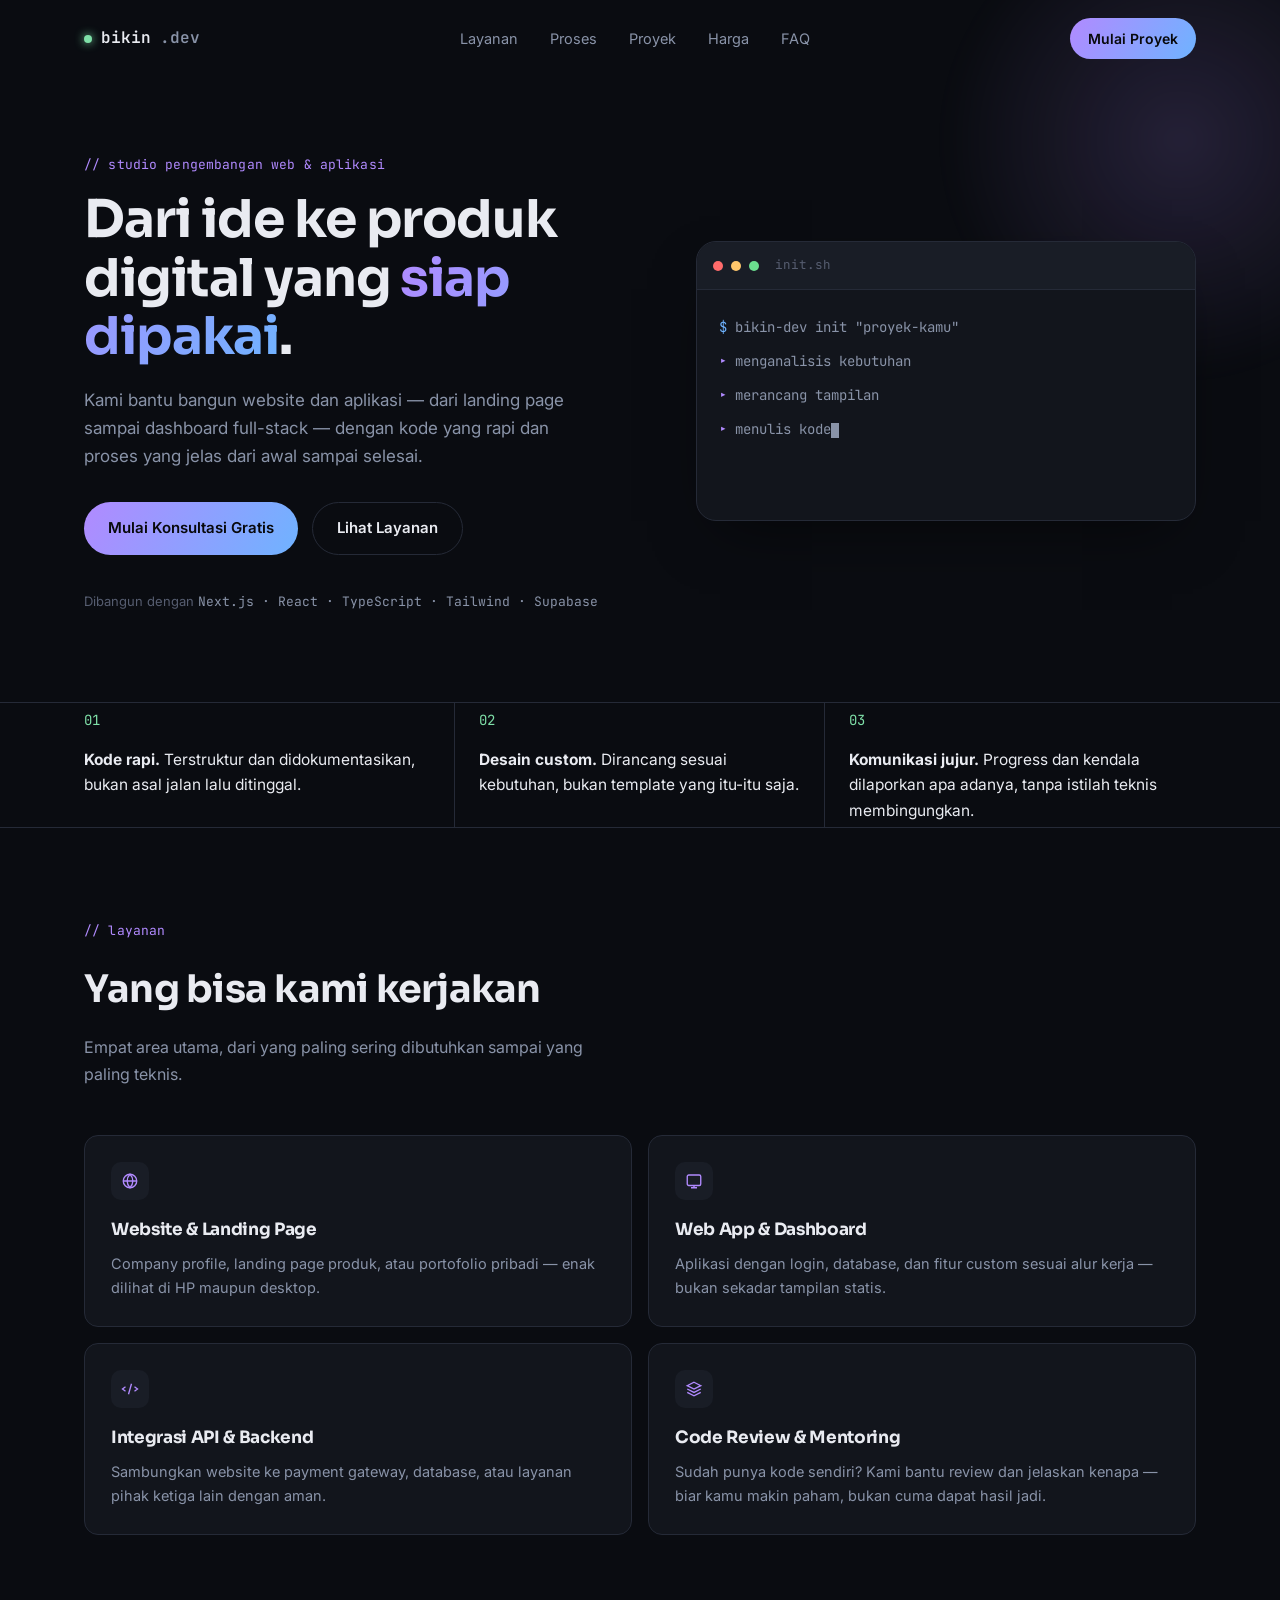
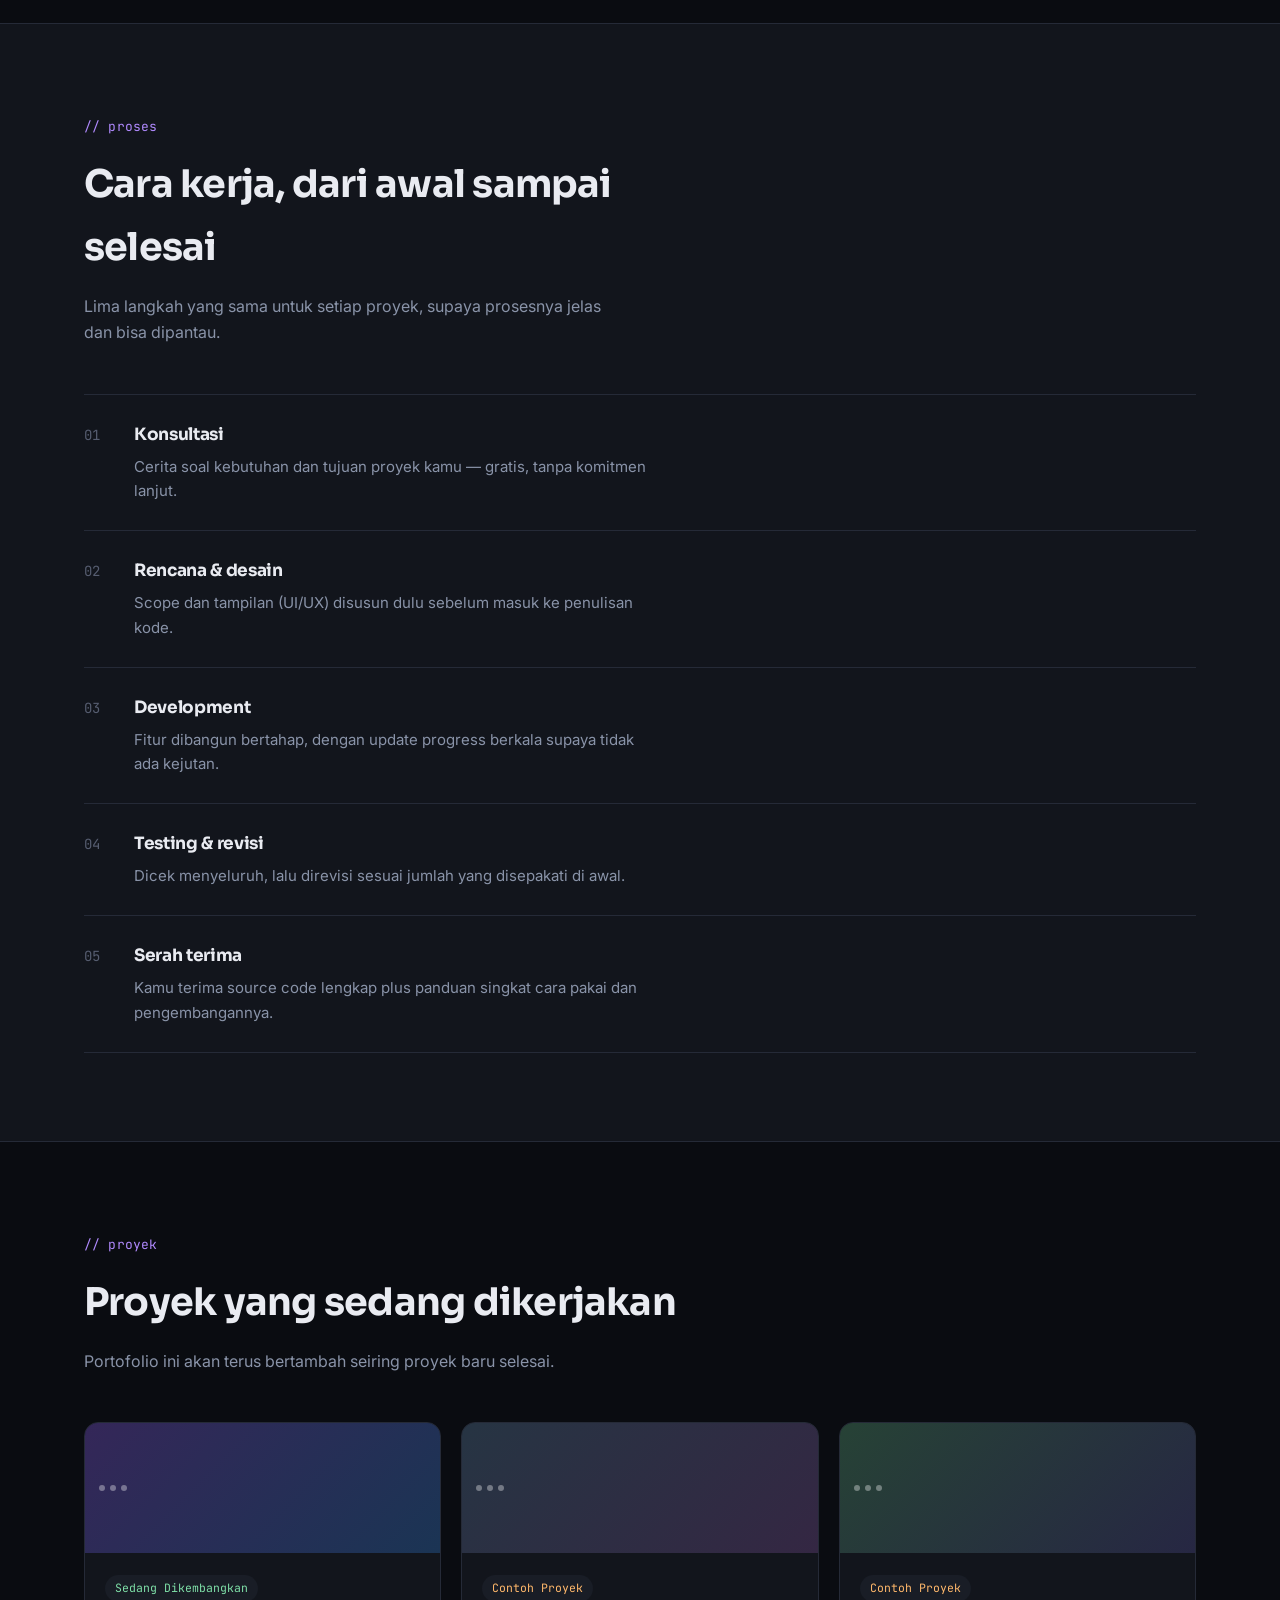
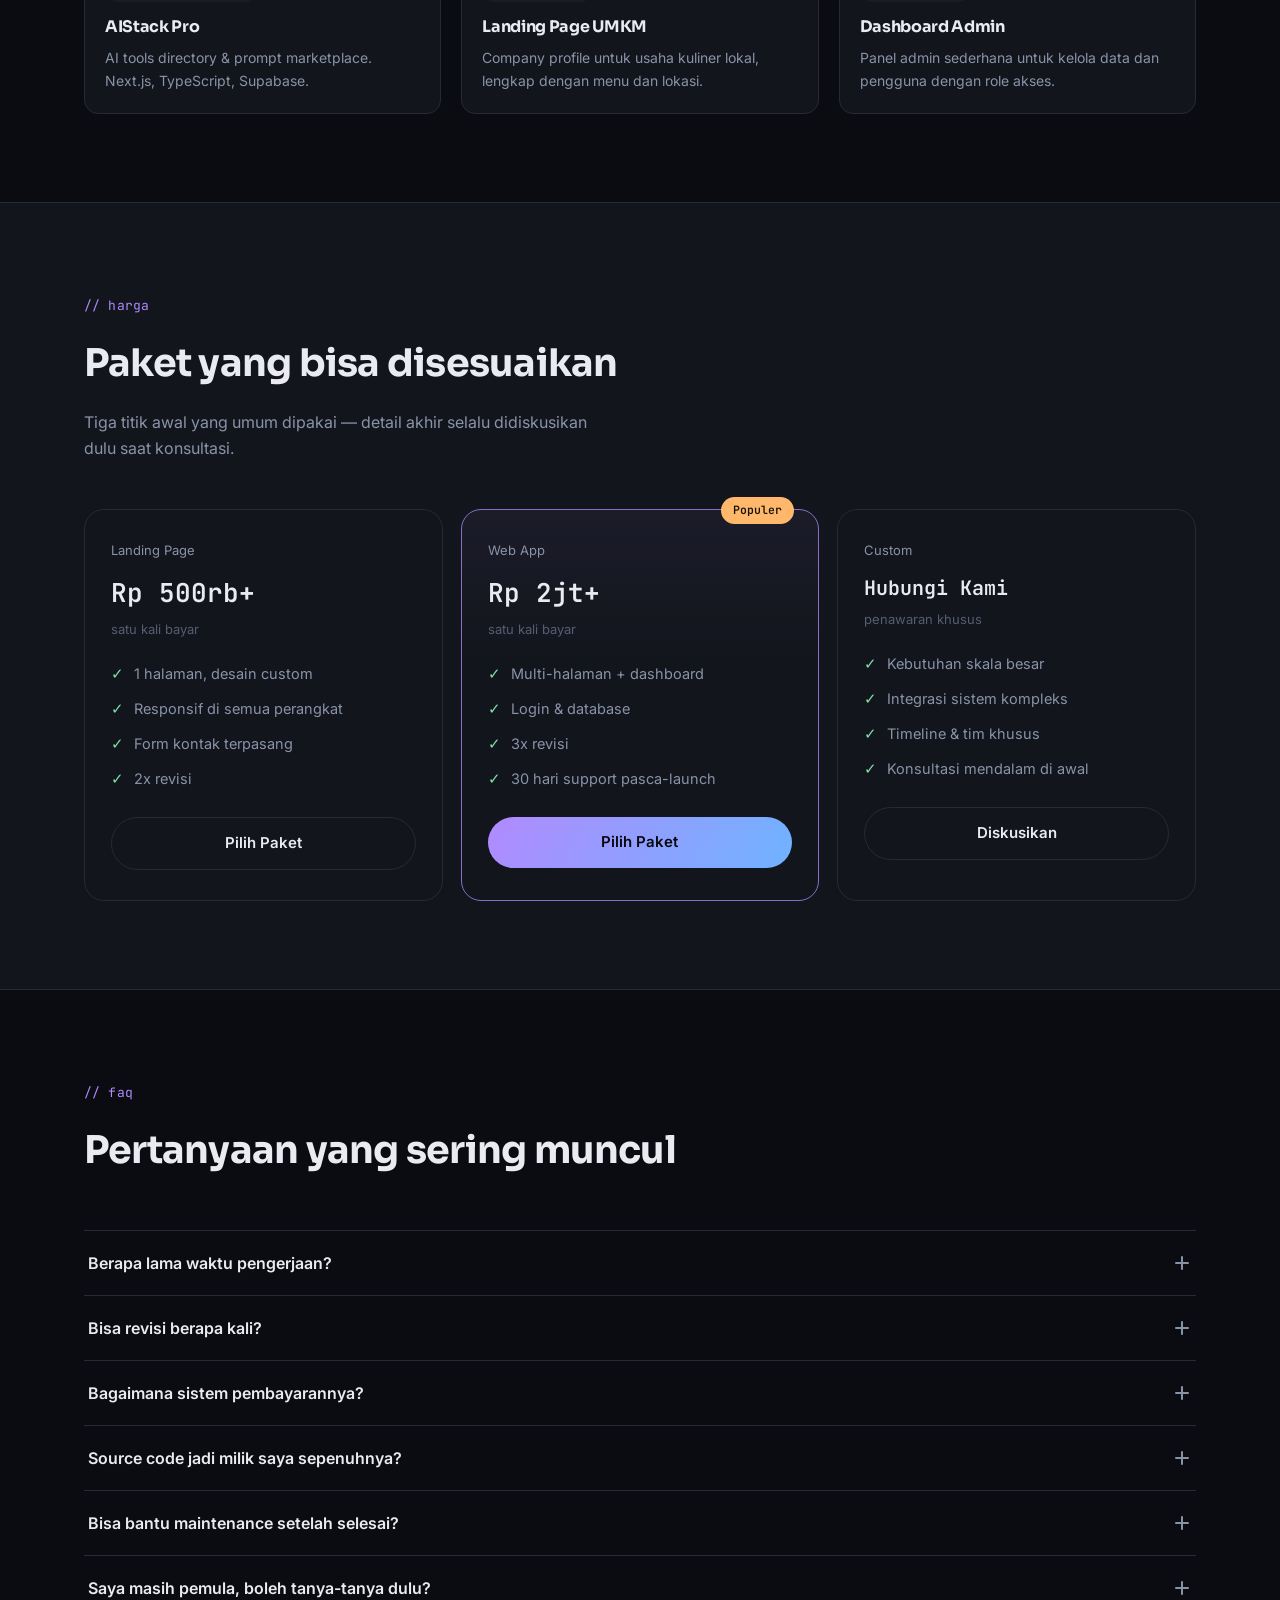
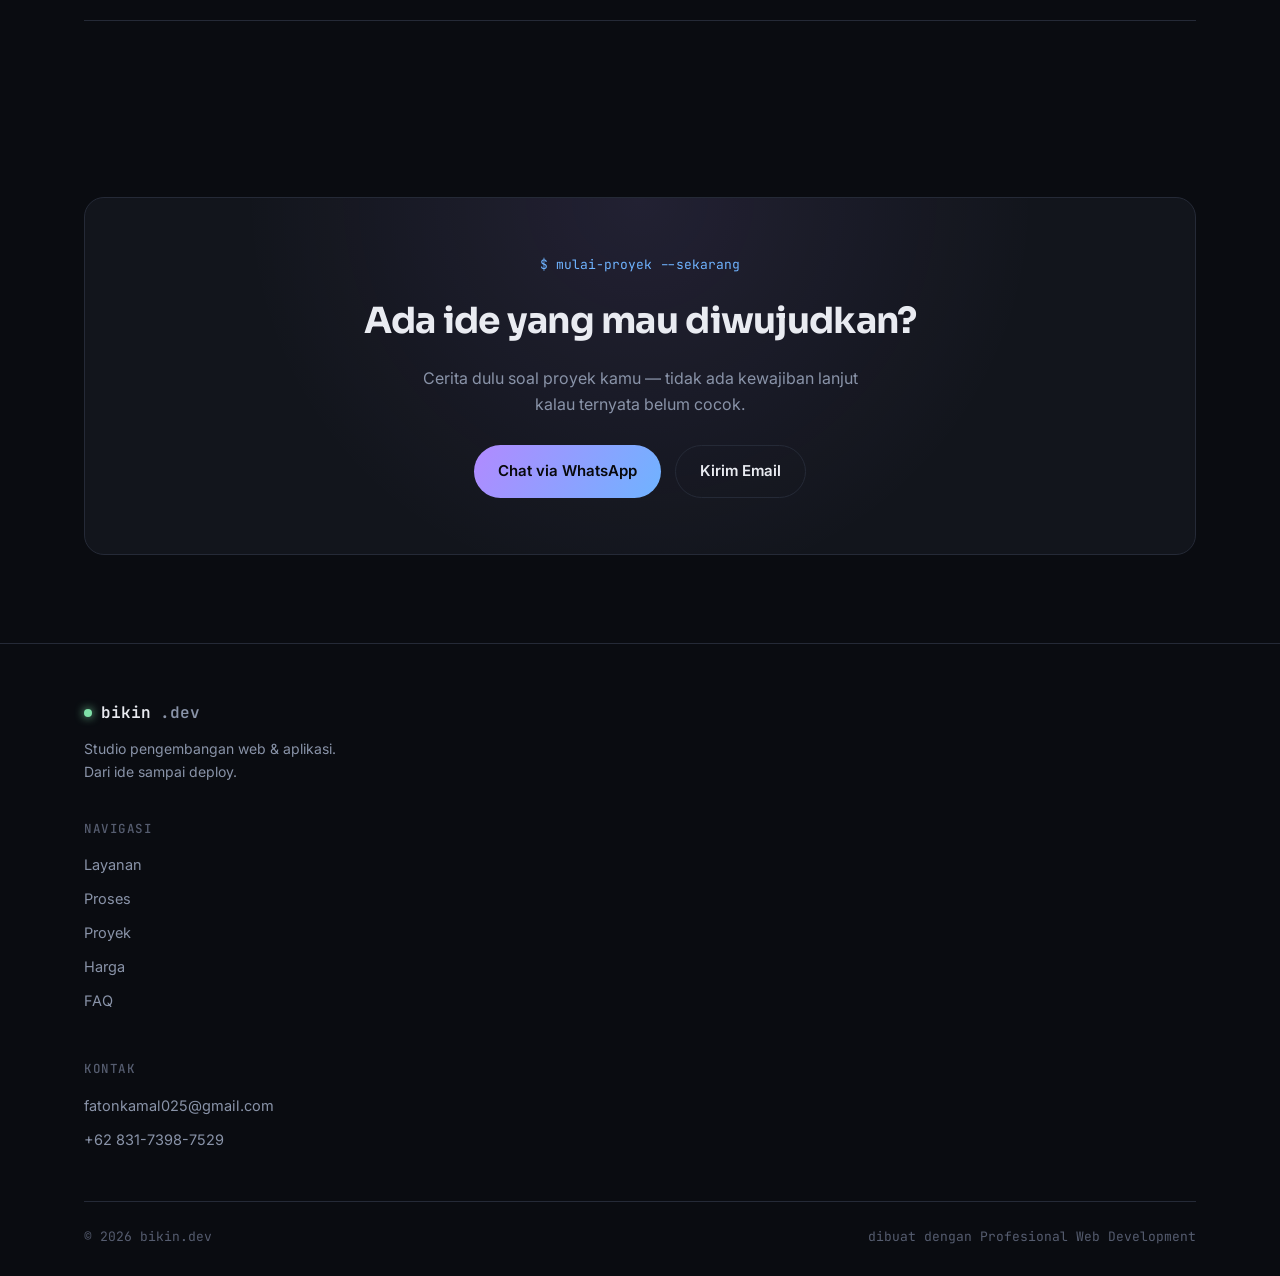
<file: index.html>
<!DOCTYPE html>
<html lang="id">
<head>
<meta charset="UTF-8" />
<meta name="viewport" content="width=device-width, initial-scale=1.0" />
<title>bikin.dev — Studio Pengembangan Web & Aplikasi</title>
<link rel="preconnect" href="https://fonts.googleapis.com" />
<link rel="preconnect" href="https://fonts.gstatic.com" crossorigin />
<link href="https://fonts.googleapis.com/css2?family=JetBrains+Mono:wght@400;500;600;700&family=Sora:wght@500;600;700;800&family=Inter:wght@400;500;600&display=swap" rel="stylesheet" />
<style>
  :root{
    --bg:#0a0c11;
    --surface:#12151c;
    --surface-2:#191d26;
    --border:#252a37;
    --ink:#e9ebf1;
    --ink-dim:#8993a8;
    --ink-faint:#565d70;
    --violet:#b18aff;
    --violet-dim:#8a6dc9;
    --blue:#6fb3ff;
    --green:#7fe0a8;
    --amber:#ffb86b;
    --grad:linear-gradient(120deg,var(--violet),var(--blue));
    --r-lg:20px;
    --r-md:14px;
    --r-sm:8px;
    --shadow:0 24px 60px -24px rgba(0,0,0,0.6);
  }
  *{margin:0;padding:0;box-sizing:border-box;}
  html{scroll-behavior:smooth;}
  @media (prefers-reduced-motion: reduce){
    html{scroll-behavior:auto;}
    *{animation-duration:0.001ms !important; animation-iteration-count:1 !important; transition-duration:0.001ms !important;}
  }
  body{
    background:var(--bg);
    color:var(--ink);
    font-family:'Inter',sans-serif;
    line-height:1.65;
    -webkit-font-smoothing:antialiased;
    overflow-x:hidden;
  }
  h1,h2,h3,h4{font-family:'Sora',sans-serif; letter-spacing:-0.02em; font-weight:700; color:var(--ink);}
  .mono{font-family:'JetBrains Mono',monospace;}
  a{color:inherit; text-decoration:none;}
  ul{list-style:none;}
  button{font-family:inherit; cursor:pointer; border:none; background:none; color:inherit;}
  img{max-width:100%; display:block;}
  ::selection{background:var(--violet); color:#0a0c11;}
  :focus-visible{outline:2px solid var(--blue); outline-offset:3px; border-radius:4px;}

  .container{max-width:1160px; margin:0 auto; padding:0 24px;}
  .section{padding:88px 0;}
  .eyebrow{
    font-family:'JetBrains Mono',monospace;
    font-size:13px;
    color:var(--violet);
    display:inline-block;
    margin-bottom:16px;
    letter-spacing:0.01em;
  }
  .section-head{max-width:640px; margin-bottom:48px;}
  .section-head h2{font-size:clamp(28px,4vw,38px); margin-bottom:14px;}
  .section-head p{color:var(--ink-dim); font-size:16px; max-width:520px;}

  .btn{
    display:inline-flex; align-items:center; justify-content:center; gap:8px;
    padding:13px 24px; border-radius:999px; font-weight:600; font-size:15px;
    transition:transform 0.18s ease, box-shadow 0.18s ease, background 0.18s ease, border-color .18s ease;
    white-space:nowrap;
  }
  .btn-primary{ background:var(--grad); color:#08090c; }
  .btn-primary:hover{ transform:translateY(-2px); box-shadow:0 12px 30px -8px rgba(177,138,255,0.45); }
  .btn-ghost{ background:transparent; border:1px solid var(--border); color:var(--ink); }
  .btn-ghost:hover{ border-color:var(--ink-dim); background:var(--surface); }
  .btn-sm{ padding:9px 18px; font-size:14px; }

  /* NAV */
  .nav{
    position:fixed; top:0; left:0; right:0; z-index:100;
    border-bottom:1px solid transparent;
    transition:background .25s ease, border-color .25s ease, backdrop-filter .25s ease;
  }
  .nav.scrolled{
    background:rgba(10,12,17,0.82);
    backdrop-filter:blur(12px);
    border-bottom:1px solid var(--border);
  }
  .nav-inner{ display:flex; align-items:center; justify-content:space-between; padding:18px 24px; }
  .logo{ font-family:'JetBrains Mono',monospace; font-weight:600; font-size:16px; display:flex; align-items:center; gap:9px; }
  .logo-dot{ width:8px; height:8px; border-radius:50%; background:var(--green); box-shadow:0 0 10px var(--green); }
  .nav-links{ display:flex; gap:32px; }
  .nav-links a{ font-size:14.5px; color:var(--ink-dim); transition:color .15s ease; }
  .nav-links a:hover{ color:var(--ink); }
  .nav-right{ display:flex; align-items:center; gap:14px; }
  .nav-toggle{ display:none; flex-direction:column; gap:5px; padding:6px; }
  .nav-toggle span{ width:20px; height:2px; background:var(--ink); border-radius:2px; transition:transform .2s ease, opacity .2s ease; }
  .nav-toggle.active span:nth-child(1){ transform:translateY(7px) rotate(45deg); }
  .nav-toggle.active span:nth-child(2){ opacity:0; }
  .nav-toggle.active span:nth-child(3){ transform:translateY(-7px) rotate(-45deg); }
  .nav-mobile{
    display:none; position:fixed; top:0; right:0; bottom:0; width:min(78vw,320px);
    background:var(--surface); border-left:1px solid var(--border);
    padding:90px 28px 28px; transform:translateX(100%); transition:transform .3s ease;
    z-index:99; flex-direction:column; gap:22px;
  }
  .nav-mobile.open{ transform:translateX(0); }
  .nav-mobile a{ font-size:17px; color:var(--ink); }
  .nav-scrim{ display:none; position:fixed; inset:0; background:rgba(0,0,0,0.5); z-index:98; opacity:0; pointer-events:none; transition:opacity .3s ease; }
  .nav-scrim.open{ opacity:1; pointer-events:auto; }

  /* HERO */
  .hero{ padding:150px 0 90px; position:relative; }
  .hero-glow{ position:absolute; top:-120px; right:-160px; width:520px; height:520px; border-radius:50%;
    background:radial-gradient(circle,rgba(177,138,255,0.16),transparent 65%); filter:blur(10px); pointer-events:none; z-index:0; }
  .hero-grid{ display:grid; grid-template-columns:1fr; gap:56px; align-items:center; position:relative; z-index:1; }
  .hero-title{ font-size:clamp(32px,5.4vw,52px); line-height:1.12; margin-bottom:20px; }
  .hero-title .grad-text{ background:var(--grad); -webkit-background-clip:text; background-clip:text; color:transparent; }
  .hero-sub{ color:var(--ink-dim); font-size:17px; max-width:480px; margin-bottom:32px; }
  .hero-actions{ display:flex; flex-wrap:wrap; gap:14px; margin-bottom:36px; }
  .hero-stack{ font-size:13px; color:var(--ink-faint); }
  .hero-stack .mono{ color:var(--ink-dim); }

  /* TERMINAL (signature element) */
  .terminal{
    background:var(--surface); border:1px solid var(--border); border-radius:var(--r-lg);
    box-shadow:var(--shadow); overflow:hidden;
  }
  .terminal-bar{ display:flex; align-items:center; gap:8px; padding:13px 16px; border-bottom:1px solid var(--border); background:var(--surface-2); }
  .terminal-dot{ width:10px; height:10px; border-radius:50%; }
  .terminal-dot.red{ background:#ff6b6b; } .terminal-dot.amber{ background:#ffc66b; } .terminal-dot.green{ background:#6bde8f; }
  .terminal-file{ margin-left:8px; font-family:'JetBrains Mono',monospace; font-size:12.5px; color:var(--ink-faint); }
  .terminal-body{ padding:26px 22px; font-family:'JetBrains Mono',monospace; font-size:14px; min-height:230px; }
  .terminal-body .line{ margin-bottom:11px; color:var(--ink-dim); opacity:0; }
  .terminal-body .line.shown{ opacity:1; }
  .terminal-body .prompt{ color:var(--blue); }
  .terminal-body .arrow{ color:var(--violet); }
  .terminal-body .check{ color:var(--green); }
  .cursor{ display:inline-block; width:8px; height:15px; background:var(--ink-dim); vertical-align:middle; animation:blink 1s step-end infinite; }
  @keyframes blink{ 50%{ opacity:0; } }

  /* VALUE STRIP */
  .values{ border-top:1px solid var(--border); border-bottom:1px solid var(--border); }
  .values-grid{ display:grid; grid-template-columns:1fr; gap:0; }
  .value-row{ display:flex; gap:14px; padding:20px 0; border-bottom:1px solid var(--border); }
  .value-row:last-child{ border-bottom:none; }
  .value-row .mono{ color:var(--green); font-size:14px; flex-shrink:0; padding-top:2px; }
  .value-row p{ color:var(--ink); font-size:15.5px; }
  .value-row p b{ color:var(--ink); }

  /* SERVICES */
  .services-grid{ display:grid; grid-template-columns:1fr; gap:16px; }
  .s-card{ background:var(--surface); border:1px solid var(--border); border-radius:var(--r-md); padding:26px; transition:transform .2s ease, border-color .2s ease; }
  .s-card:hover{ transform:translateY(-3px); border-color:var(--violet-dim); }
  .s-icon{ width:38px; height:38px; border-radius:10px; background:var(--surface-2); display:flex; align-items:center; justify-content:center; margin-bottom:16px; color:var(--violet); }
  .s-card h3{ font-size:17px; margin-bottom:8px; }
  .s-card p{ color:var(--ink-dim); font-size:14.5px; }

  /* PROCESS */
  .process-list{ display:flex; flex-direction:column; }
  .p-item{ display:flex; gap:22px; padding:26px 0; border-top:1px solid var(--border); }
  .p-item:last-child{ border-bottom:1px solid var(--border); }
  .p-num{ font-family:'JetBrains Mono',monospace; color:var(--ink-faint); font-size:14px; padding-top:3px; min-width:28px; }
  .p-item h3{ font-size:17px; margin-bottom:6px; }
  .p-item p{ color:var(--ink-dim); font-size:15px; max-width:520px; }

  /* PORTFOLIO */
  .pf-grid{ display:grid; grid-template-columns:1fr; gap:20px; }
  .pf-card{ border:1px solid var(--border); border-radius:var(--r-md); overflow:hidden; background:var(--surface); transition:transform .2s ease, border-color .2s ease; }
  .pf-card:hover{ transform:translateY(-3px); border-color:var(--violet-dim); }
  .pf-thumb{ height:130px; position:relative; display:flex; align-items:center; }
  .pf-thumb::before{ content:""; position:absolute; inset:0; opacity:0.85; }
  .pf-thumb.t1::before{ background:linear-gradient(135deg,#3a2a63,#1c3a5e); }
  .pf-thumb.t2::before{ background:linear-gradient(135deg,#2a3a4a,#3a2a4a); }
  .pf-thumb.t3::before{ background:linear-gradient(135deg,#2a4a3a,#2a2a4a); }
  .pf-chrome{ position:relative; z-index:1; display:flex; gap:5px; padding:10px 14px; }
  .pf-chrome span{ width:6px; height:6px; border-radius:50%; background:rgba(255,255,255,0.35); }
  .pf-body{ padding:20px; }
  .pf-tag{ display:inline-block; font-family:'JetBrains Mono',monospace; font-size:11.5px; padding:4px 10px; border-radius:999px; background:var(--surface-2); color:var(--green); margin-bottom:12px; }
  .pf-body h3{ font-size:16px; margin-bottom:6px; }
  .pf-body p{ color:var(--ink-dim); font-size:14px; }

  /* PRICING */
  .price-grid{ display:grid; grid-template-columns:1fr; gap:18px; }
  .price-card{ border:1px solid var(--border); border-radius:var(--r-lg); padding:30px 26px; background:var(--surface); position:relative; }
  .price-card.featured{ border-color:var(--violet-dim); background:linear-gradient(180deg,rgba(177,138,255,0.06),transparent 40%),var(--surface); }
  .price-badge{ position:absolute; top:-13px; right:24px; background:var(--amber); color:#1a1206; font-family:'JetBrains Mono',monospace; font-size:11.5px; font-weight:600; padding:4px 12px; border-radius:999px; }
  .price-tier{ font-size:13px; color:var(--ink-dim); margin-bottom:10px; }
  .price-amount{ font-family:'JetBrains Mono',monospace; font-size:26px; font-weight:600; margin-bottom:4px; }
  .price-note{ font-size:13px; color:var(--ink-faint); margin-bottom:22px; }
  .price-list{ display:flex; flex-direction:column; gap:11px; margin-bottom:26px; }
  .price-list li{ display:flex; gap:10px; font-size:14.5px; color:var(--ink-dim); }
  .price-list li .mono{ color:var(--green); }
  .price-card .btn{ width:100%; }

  /* FAQ */
  .faq-list{ border-top:1px solid var(--border); }
  .faq-item{ border-bottom:1px solid var(--border); }
  .faq-q{ width:100%; display:flex; justify-content:space-between; align-items:center; gap:20px; padding:22px 4px; text-align:left; font-size:16px; font-weight:600; }
  .faq-icon{ flex-shrink:0; width:20px; height:20px; position:relative; }
  .faq-icon::before, .faq-icon::after{ content:""; position:absolute; background:var(--ink-dim); border-radius:2px; transition:transform .25s ease, opacity .25s ease; }
  .faq-icon::before{ width:14px; height:2px; top:9px; left:3px; }
  .faq-icon::after{ width:2px; height:14px; top:3px; left:9px; }
  .faq-item.open .faq-icon::after{ transform:rotate(90deg); opacity:0; }
  .faq-a{ max-height:0; overflow:hidden; transition:max-height .3s ease; }
  .faq-a p{ padding:0 4px 22px; color:var(--ink-dim); font-size:15px; max-width:560px; }
  .faq-item.open .faq-a{ max-height:200px; }

  /* CTA */
  .cta-box{ border:1px solid var(--border); border-radius:var(--r-lg); padding:56px 40px; text-align:center; position:relative; overflow:hidden;
    background:radial-gradient(circle at 50% 0%, rgba(177,138,255,0.1), transparent 60%), var(--surface); }
  .cta-box .mono{ color:var(--blue); font-size:13px; display:block; margin-bottom:16px; }
  .cta-box h2{ font-size:clamp(26px,4vw,36px); margin-bottom:14px; }
  .cta-box p{ color:var(--ink-dim); max-width:440px; margin:0 auto 28px; }
  .cta-actions{ display:flex; flex-wrap:wrap; justify-content:center; gap:14px; }

  /* FOOTER */
  footer{ border-top:1px solid var(--border); padding:56px 0 28px; }
  .foot-grid{ display:grid; grid-template-columns:1fr; gap:36px; margin-bottom:40px; }
  .foot-brand p{ color:var(--ink-dim); font-size:14px; margin-top:10px; max-width:280px; }
  .foot-col h4{ font-family:'JetBrains Mono',monospace; font-size:12.5px; color:var(--ink-faint); font-weight:500; margin-bottom:14px; text-transform:uppercase; letter-spacing:0.04em; }
  .foot-col a, .foot-col span{ display:block; color:var(--ink-dim); font-size:14.5px; margin-bottom:10px; }
  .foot-col a:hover{ color:var(--ink); }
  .foot-bottom{ border-top:1px solid var(--border); padding-top:24px; display:flex; flex-wrap:wrap; justify-content:space-between; gap:10px; font-size:13px; color:var(--ink-faint); font-family:'JetBrains Mono',monospace; }

  /* REVEAL */
  .reveal{ opacity:0; transform:translateY(16px); transition:opacity .5s ease, transform .5s ease; }
  .reveal.visible{ opacity:1; transform:translateY(0); }

  @media (min-width:640px){
    .values-grid{ grid-template-columns:repeat(3,1fr); }
    .value-row{ flex-direction:column; border-bottom:none; border-right:1px solid var(--border); padding:4px 24px; }
    .value-row:first-child{ padding-left:0; }
    .value-row:last-child{ border-right:none; }
    .services-grid{ grid-template-columns:repeat(2,1fr); }
    .pf-grid{ grid-template-columns:repeat(2,1fr); }
  }
  @media (min-width:860px){
    .nav-links{ display:flex; }
    .nav-toggle{ display:none; }
    .hero-grid{ grid-template-columns:1.05fr 0.95fr; gap:60px; }
    .price-grid{ grid-template-columns:repeat(3,1fr); }
    .pf-grid{ grid-template-columns:repeat(3,1fr); }
  }
  @media (max-width:859px){
    .nav-links{ display:none; }
    .nav-toggle{ display:flex; }
    .nav-mobile{ display:flex; }
    .nav-scrim{ display:block; }
  }
</style>
</head>
<body>

<nav class="nav" id="nav">
  <div class="container nav-inner">
    <a href="#" class="logo"><span class="logo-dot"></span>bikin<span style="color:var(--ink-dim)">.dev</span></a>
    <ul class="nav-links">
      <li><a href="#layanan">Layanan</a></li>
      <li><a href="#proses">Proses</a></li>
      <li><a href="#proyek">Proyek</a></li>
      <li><a href="#harga">Harga</a></li>
      <li><a href="#faq">FAQ</a></li>
    </ul>
    <div class="nav-right">
      <a href="#kontak" class="btn btn-primary btn-sm">Mulai Proyek</a>
      <button class="nav-toggle" id="navToggle" aria-label="Buka menu">
        <span></span><span></span><span></span>
      </button>
    </div>
  </div>
</nav>

<div class="nav-scrim" id="navScrim"></div>
<div class="nav-mobile" id="navMobile">
  <a href="#layanan">Layanan</a>
  <a href="#proses">Proses</a>
  <a href="#proyek">Proyek</a>
  <a href="#harga">Harga</a>
  <a href="#faq">FAQ</a>
  <a href="#kontak" class="btn btn-primary" style="margin-top:8px;">Mulai Proyek</a>
</div>

<header class="hero">
  <div class="hero-glow"></div>
  <div class="container hero-grid">
    <div>
      <span class="eyebrow">// studio pengembangan web & aplikasi</span>
      <h1 class="hero-title">Dari ide ke produk digital yang <span class="grad-text">siap dipakai</span>.</h1>
      <p class="hero-sub">Kami bantu bangun website dan aplikasi — dari landing page sampai dashboard full-stack — dengan kode yang rapi dan proses yang jelas dari awal sampai selesai.</p>
      <div class="hero-actions">
        <a href="#kontak" class="btn btn-primary">Mulai Konsultasi Gratis</a>
        <a href="#layanan" class="btn btn-ghost">Lihat Layanan</a>
      </div>
      <p class="hero-stack">Dibangun dengan <span class="mono">Next.js · React · TypeScript · Tailwind · Supabase</span></p>
    </div>
    <div class="terminal">
      <div class="terminal-bar">
        <span class="terminal-dot red"></span><span class="terminal-dot amber"></span><span class="terminal-dot green"></span>
        <span class="terminal-file">init.sh</span>
      </div>
      <div class="terminal-body" id="terminalBody"></div>
    </div>
  </div>
</header>

<section class="values">
  <div class="container values-grid">
    <div class="value-row"><span class="mono">01</span><p><b>Kode rapi.</b> Terstruktur dan didokumentasikan, bukan asal jalan lalu ditinggal.</p></div>
    <div class="value-row"><span class="mono">02</span><p><b>Desain custom.</b> Dirancang sesuai kebutuhan, bukan template yang itu-itu saja.</p></div>
    <div class="value-row"><span class="mono">03</span><p><b>Komunikasi jujur.</b> Progress dan kendala dilaporkan apa adanya, tanpa istilah teknis membingungkan.</p></div>
  </div>
</section>

<section class="section" id="layanan">
  <div class="container">
    <div class="section-head reveal">
      <span class="eyebrow">// layanan</span>
      <h2>Yang bisa kami kerjakan</h2>
      <p>Empat area utama, dari yang paling sering dibutuhkan sampai yang paling teknis.</p>
    </div>
    <div class="services-grid">
      <div class="s-card reveal">
        <div class="s-icon"><svg width="18" height="18" viewBox="0 0 24 24" fill="none" stroke="currentColor" stroke-width="1.8"><circle cx="12" cy="12" r="9"/><path d="M3 12h18M12 3c2.5 2.5 3.8 5.6 3.8 9s-1.3 6.5-3.8 9c-2.5-2.5-3.8-5.6-3.8-9s1.3-6.5 3.8-9z"/></svg></div>
        <h3>Website & Landing Page</h3>
        <p>Company profile, landing page produk, atau portofolio pribadi — enak dilihat di HP maupun desktop.</p>
      </div>
      <div class="s-card reveal">
        <div class="s-icon"><svg width="18" height="18" viewBox="0 0 24 24" fill="none" stroke="currentColor" stroke-width="1.8"><rect x="3" y="4" width="18" height="14" rx="2"/><path d="M8 21h8M12 18v3"/></svg></div>
        <h3>Web App & Dashboard</h3>
        <p>Aplikasi dengan login, database, dan fitur custom sesuai alur kerja — bukan sekadar tampilan statis.</p>
      </div>
      <div class="s-card reveal">
        <div class="s-icon"><svg width="18" height="18" viewBox="0 0 24 24" fill="none" stroke="currentColor" stroke-width="1.8"><path d="M6 9l-4 3 4 3M18 9l4 3-4 3M14 5l-4 14"/></svg></div>
        <h3>Integrasi API & Backend</h3>
        <p>Sambungkan website ke payment gateway, database, atau layanan pihak ketiga lain dengan aman.</p>
      </div>
      <div class="s-card reveal">
        <div class="s-icon"><svg width="18" height="18" viewBox="0 0 24 24" fill="none" stroke="currentColor" stroke-width="1.8"><path d="M12 3l9 4.5-9 4.5-9-4.5L12 3z"/><path d="M3 12l9 4.5 9-4.5M3 16.5l9 4.5 9-4.5"/></svg></div>
        <h3>Code Review & Mentoring</h3>
        <p>Sudah punya kode sendiri? Kami bantu review dan jelaskan kenapa — biar kamu makin paham, bukan cuma dapat hasil jadi.</p>
      </div>
    </div>
  </div>
</section>

<section class="section" id="proses" style="background:var(--surface);border-top:1px solid var(--border);border-bottom:1px solid var(--border);">
  <div class="container">
    <div class="section-head reveal">
      <span class="eyebrow">// proses</span>
      <h2>Cara kerja, dari awal sampai selesai</h2>
      <p>Lima langkah yang sama untuk setiap proyek, supaya prosesnya jelas dan bisa dipantau.</p>
    </div>
    <div class="process-list reveal">
      <div class="p-item"><span class="p-num">01</span><div><h3>Konsultasi</h3><p>Cerita soal kebutuhan dan tujuan proyek kamu — gratis, tanpa komitmen lanjut.</p></div></div>
      <div class="p-item"><span class="p-num">02</span><div><h3>Rencana & desain</h3><p>Scope dan tampilan (UI/UX) disusun dulu sebelum masuk ke penulisan kode.</p></div></div>
      <div class="p-item"><span class="p-num">03</span><div><h3>Development</h3><p>Fitur dibangun bertahap, dengan update progress berkala supaya tidak ada kejutan.</p></div></div>
      <div class="p-item"><span class="p-num">04</span><div><h3>Testing & revisi</h3><p>Dicek menyeluruh, lalu direvisi sesuai jumlah yang disepakati di awal.</p></div></div>
      <div class="p-item"><span class="p-num">05</span><div><h3>Serah terima</h3><p>Kamu terima source code lengkap plus panduan singkat cara pakai dan pengembangannya.</p></div></div>
    </div>
  </div>
</section>

<section class="section" id="proyek">
  <div class="container">
    <div class="section-head reveal">
      <span class="eyebrow">// proyek</span>
      <h2>Proyek yang sedang dikerjakan</h2>
      <p>Portofolio ini akan terus bertambah seiring proyek baru selesai.</p>
    </div>
    <div class="pf-grid">
      <div class="pf-card reveal">
        <div class="pf-thumb t1"><div class="pf-chrome"><span></span><span></span><span></span></div></div>
        <div class="pf-body">
          <span class="pf-tag">Sedang Dikembangkan</span>
          <h3>AIStack Pro</h3>
          <p>AI tools directory & prompt marketplace. Next.js, TypeScript, Supabase.</p>
        </div>
      </div>
      <div class="pf-card reveal">
        <div class="pf-thumb t2"><div class="pf-chrome"><span></span><span></span><span></span></div></div>
        <div class="pf-body">
          <span class="pf-tag" style="color:var(--amber)">Contoh Proyek</span>
          <h3>Landing Page UMKM</h3>
          <p>Company profile untuk usaha kuliner lokal, lengkap dengan menu dan lokasi.</p>
        </div>
      </div>
      <div class="pf-card reveal">
        <div class="pf-thumb t3"><div class="pf-chrome"><span></span><span></span><span></span></div></div>
        <div class="pf-body">
          <span class="pf-tag" style="color:var(--amber)">Contoh Proyek</span>
          <h3>Dashboard Admin</h3>
          <p>Panel admin sederhana untuk kelola data dan pengguna dengan role akses.</p>
        </div>
      </div>
    </div>
  </div>
</section>

<section class="section" id="harga" style="background:var(--surface);border-top:1px solid var(--border);border-bottom:1px solid var(--border);">
  <div class="container">
    <div class="section-head reveal">
      <span class="eyebrow">// harga</span>
      <h2>Paket yang bisa disesuaikan</h2>
      <p>Tiga titik awal yang umum dipakai — detail akhir selalu didiskusikan dulu saat konsultasi.</p>
    </div>
    <div class="price-grid">
      <div class="price-card reveal">
        <div class="price-tier">Landing Page</div>
        <div class="price-amount">Rp 500rb+</div>
        <div class="price-note">satu kali bayar</div>
        <ul class="price-list">
          <li><span class="mono">✓</span>1 halaman, desain custom</li>
          <li><span class="mono">✓</span>Responsif di semua perangkat</li>
          <li><span class="mono">✓</span>Form kontak terpasang</li>
          <li><span class="mono">✓</span>2x revisi</li>
        </ul>
        <a href="#kontak" class="btn btn-ghost">Pilih Paket</a>
      </div>
      <div class="price-card featured reveal">
        <span class="price-badge">Populer</span>
        <div class="price-tier">Web App</div>
        <div class="price-amount">Rp 2jt+</div>
        <div class="price-note">satu kali bayar</div>
        <ul class="price-list">
          <li><span class="mono">✓</span>Multi-halaman + dashboard</li>
          <li><span class="mono">✓</span>Login & database</li>
          <li><span class="mono">✓</span>3x revisi</li>
          <li><span class="mono">✓</span>30 hari support pasca-launch</li>
        </ul>
        <a href="#kontak" class="btn btn-primary">Pilih Paket</a>
      </div>
      <div class="price-card reveal">
        <div class="price-tier">Custom</div>
        <div class="price-amount" style="font-size:20px;">Hubungi Kami</div>
        <div class="price-note">penawaran khusus</div>
        <ul class="price-list">
          <li><span class="mono">✓</span>Kebutuhan skala besar</li>
          <li><span class="mono">✓</span>Integrasi sistem kompleks</li>
          <li><span class="mono">✓</span>Timeline & tim khusus</li>
          <li><span class="mono">✓</span>Konsultasi mendalam di awal</li>
        </ul>
        <a href="#kontak" class="btn btn-ghost">Diskusikan</a>
      </div>
    </div>
  </div>
</section>

<section class="section" id="faq">
  <div class="container">
    <div class="section-head reveal">
      <span class="eyebrow">// faq</span>
      <h2>Pertanyaan yang sering muncul</h2>
    </div>
    <div class="faq-list reveal">
      <div class="faq-item">
        <button class="faq-q"><span>Berapa lama waktu pengerjaan?</span><span class="faq-icon"></span></button>
        <div class="faq-a"><p>Tergantung skop. Landing page biasanya 3–7 hari, web app 2–4 minggu. Estimasi pasti diberikan setelah konsultasi.</p></div>
      </div>
      <div class="faq-item">
        <button class="faq-q"><span>Bisa revisi berapa kali?</span><span class="faq-icon"></span></button>
        <div class="faq-a"><p>Sesuai paket yang dipilih. Jumlah revisi disepakati di awal supaya jelas dan tidak molor.</p></div>
      </div>
      <div class="faq-item">
        <button class="faq-q"><span>Bagaimana sistem pembayarannya?</span><span class="faq-icon"></span></button>
        <div class="faq-a"><p>Umumnya DP di awal, sisanya saat serah terima. Bisa didiskusikan lagi sesuai skala proyek.</p></div>
      </div>
      <div class="faq-item">
        <button class="faq-q"><span>Source code jadi milik saya sepenuhnya?</span><span class="faq-icon"></span></button>
        <div class="faq-a"><p>Iya. Setelah proyek selesai dan lunas, seluruh source code diserahkan termasuk hak untuk dikembangkan sendiri.</p></div>
      </div>
      <div class="faq-item">
        <button class="faq-q"><span>Bisa bantu maintenance setelah selesai?</span><span class="faq-icon"></span></button>
        <div class="faq-a"><p>Bisa, tersedia sebagai layanan terpisah kalau kamu butuh update atau perbaikan di kemudian hari.</p></div>
      </div>
      <div class="faq-item">
        <button class="faq-q"><span>Saya masih pemula, boleh tanya-tanya dulu?</span><span class="faq-icon"></span></button>
        <div class="faq-a"><p>Boleh banget. Konsultasi awal selalu gratis dan tanpa kewajiban lanjut.</p></div>
      </div>
    </div>
  </div>
</section>

<section class="section" id="kontak">
  <div class="container">
    <div class="cta-box reveal">
      <span class="mono">$ mulai-proyek --sekarang</span>
      <h2>Ada ide yang mau diwujudkan?</h2>
      <p>Cerita dulu soal proyek kamu — tidak ada kewajiban lanjut kalau ternyata belum cocok.</p>
      <div class="cta-actions">
        <!-- GANTI href WhatsApp & email di bawah dengan kontak asli -->
        <a href="https://wa.me/62 831-7398-7529" class="btn btn-primary">Chat via WhatsApp</a>
        <a href="mailto:fatonkamal025@gmail.com" class="btn btn-ghost">Kirim Email</a>
      </div>
    </div>
  </div>
</section>

<footer>
  <div class="container">
    <div class="foot-grid">
      <div class="foot-brand">
        <a href="#" class="logo"><span class="logo-dot"></span>bikin<span style="color:var(--ink-dim)">.dev</span></a>
        <p>Studio pengembangan web & aplikasi. Dari ide sampai deploy.</p>
      </div>
      <div class="foot-col">
        <h4>Navigasi</h4>
        <a href="#layanan">Layanan</a>
        <a href="#proses">Proses</a>
        <a href="#proyek">Proyek</a>
        <a href="#harga">Harga</a>
        <a href="#faq">FAQ</a>
      </div>
      <div class="foot-col">
        <h4>Kontak</h4>
        <span>fatonkamal025@gmail.com</span>
        <span>+62 831-7398-7529</span>
      </div>
    </div>
    <div class="foot-bottom">
      <span>© 2026 bikin.dev</span>
      <span>dibuat dengan Profesional Web Development</span>
    </div>
  </div>
</footer>

<script>
  // Mobile nav
  const navToggle = document.getElementById('navToggle');
  const navMobile = document.getElementById('navMobile');
  const navScrim = document.getElementById('navScrim');
  function closeMobileNav(){
    navMobile.classList.remove('open');
    navScrim.classList.remove('open');
    navToggle.classList.remove('active');
  }
  navToggle.addEventListener('click', () => {
    navMobile.classList.toggle('open');
    navScrim.classList.toggle('open');
    navToggle.classList.toggle('active');
  });
  navScrim.addEventListener('click', closeMobileNav);
  document.querySelectorAll('.nav-mobile a').forEach(a => a.addEventListener('click', closeMobileNav));

  // Sticky nav background
  const nav = document.getElementById('nav');
  window.addEventListener('scroll', () => {
    nav.classList.toggle('scrolled', window.scrollY > 16);
  });

  // FAQ accordion
  document.querySelectorAll('.faq-item').forEach(item => {
    item.querySelector('.faq-q').addEventListener('click', () => {
      const isOpen = item.classList.contains('open');
      document.querySelectorAll('.faq-item').forEach(i => i.classList.remove('open'));
      if(!isOpen) item.classList.add('open');
    });
  });

  // Scroll reveal
  const reduceMotion = window.matchMedia('(prefers-reduced-motion: reduce)').matches;
  const revealEls = document.querySelectorAll('.reveal');
  if(reduceMotion){
    revealEls.forEach(el => el.classList.add('visible'));
  } else {
    const observer = new IntersectionObserver((entries) => {
      entries.forEach(entry => {
        if(entry.isIntersecting){
          entry.target.classList.add('visible');
          observer.unobserve(entry.target);
        }
      });
    }, { threshold: 0.12 });
    revealEls.forEach(el => observer.observe(el));
  }

  // Terminal typing animation (signature element)
  const terminalLines = [
    { html: '<span class="prompt">$</span> bikin-dev init "proyek-kamu"', pause: 500 },
    { html: '', pause: 150 },
    { html: '<span class="arrow">▸</span> menganalisis kebutuhan', pause: 350 },
    { html: '<span class="arrow">▸</span> merancang tampilan', pause: 350 },
    { html: '<span class="arrow">▸</span> menulis kode', pause: 350 },
    { html: '<span class="arrow">▸</span> testing & revisi', pause: 350 },
    { html: '', pause: 150 },
    { html: '<span class="check">✓</span> siap di-deploy', pause: 0 }
  ];
  const terminalBody = document.getElementById('terminalBody');

  function typeLine(el, html, cb){
    el.innerHTML = html + '<span class="cursor"></span>';
    requestAnimationFrame(() => el.classList.add('shown'));
    setTimeout(cb, 260);
  }

  function playTerminal(){
    terminalBody.innerHTML = '';
    let idx = 0;
    function next(){
      if(idx >= terminalLines.length) return;
      const lineData = terminalLines[idx];
      const el = document.createElement('div');
      el.className = 'line';
      terminalBody.appendChild(el);
      typeLine(el, lineData.html, () => {
        el.querySelector('.cursor')?.remove();
        idx++;
        setTimeout(next, lineData.pause);
      });
    }
    next();
  }

  if(reduceMotion){
    terminalLines.forEach(l => {
      const el = document.createElement('div');
      el.className = 'line shown';
      el.innerHTML = l.html;
      terminalBody.appendChild(el);
    });
  } else {
    playTerminal();
  }
</script>

</body>
</html>
</file>
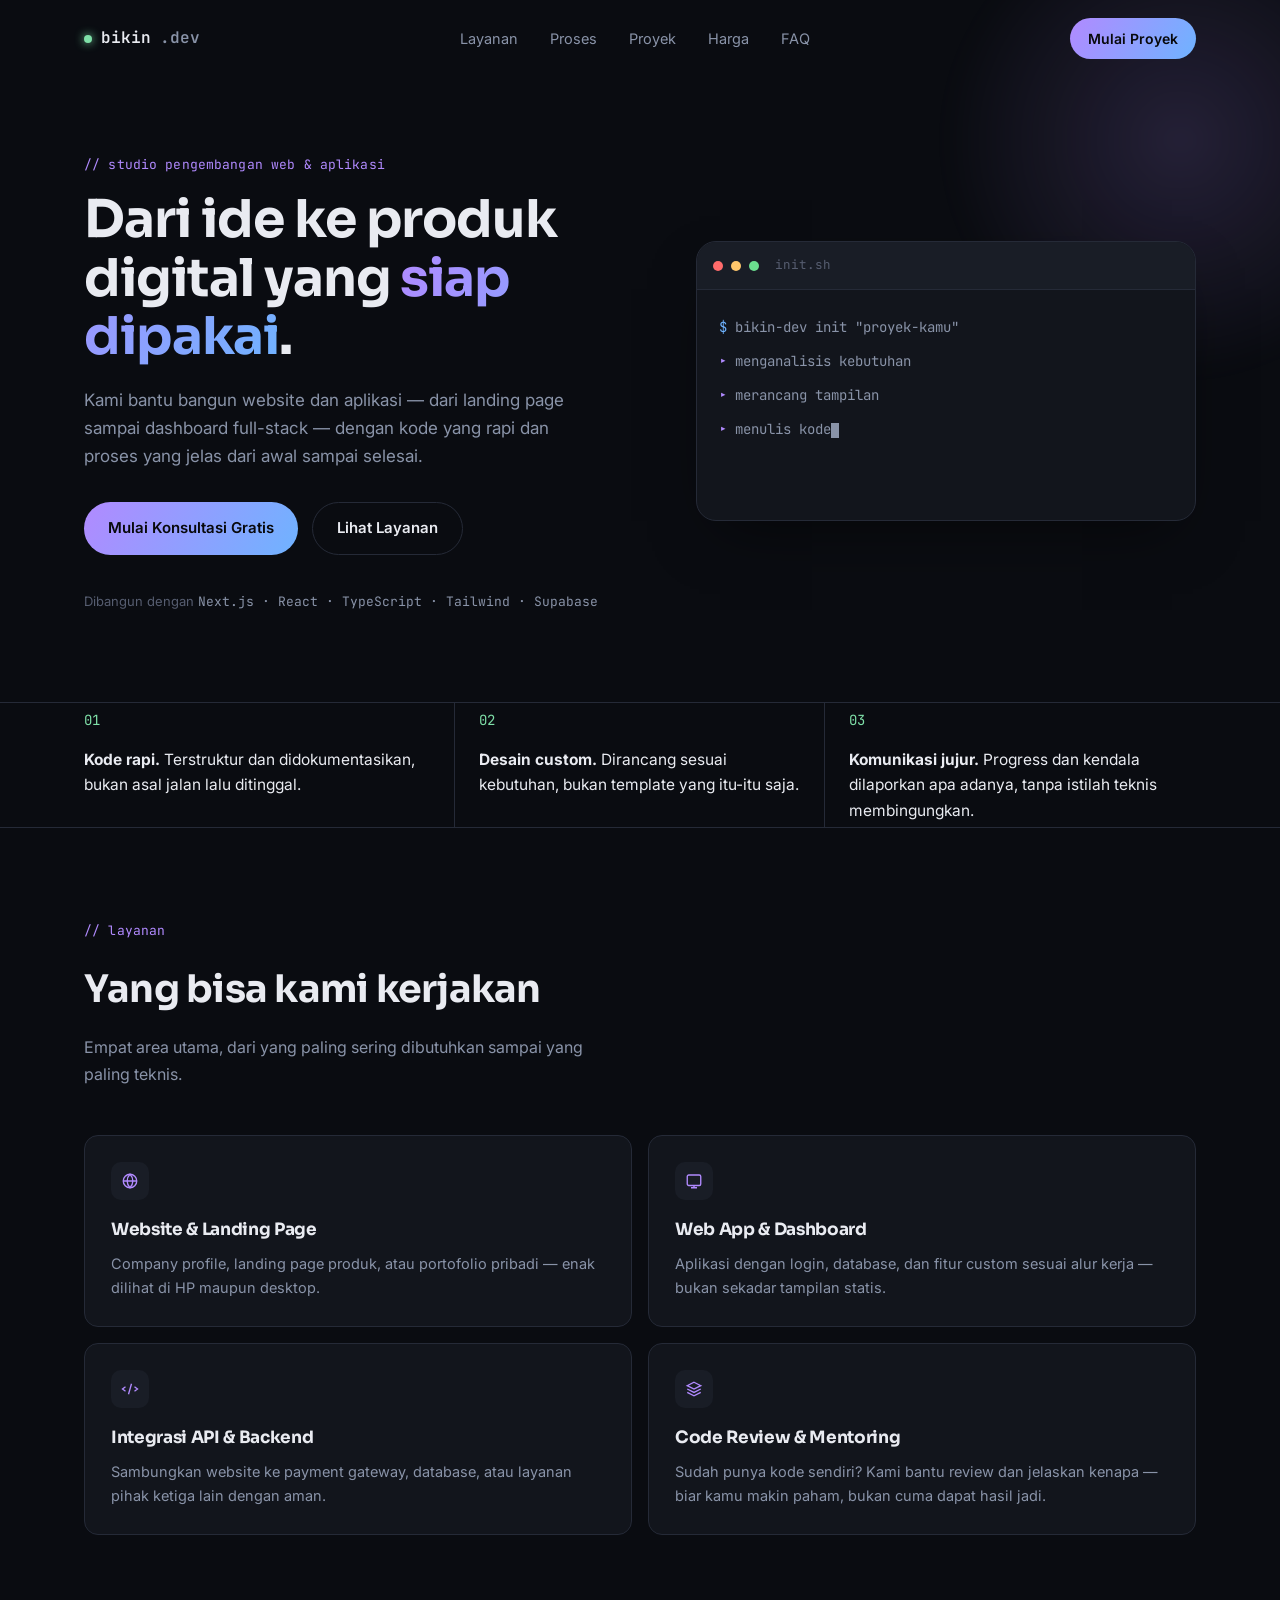
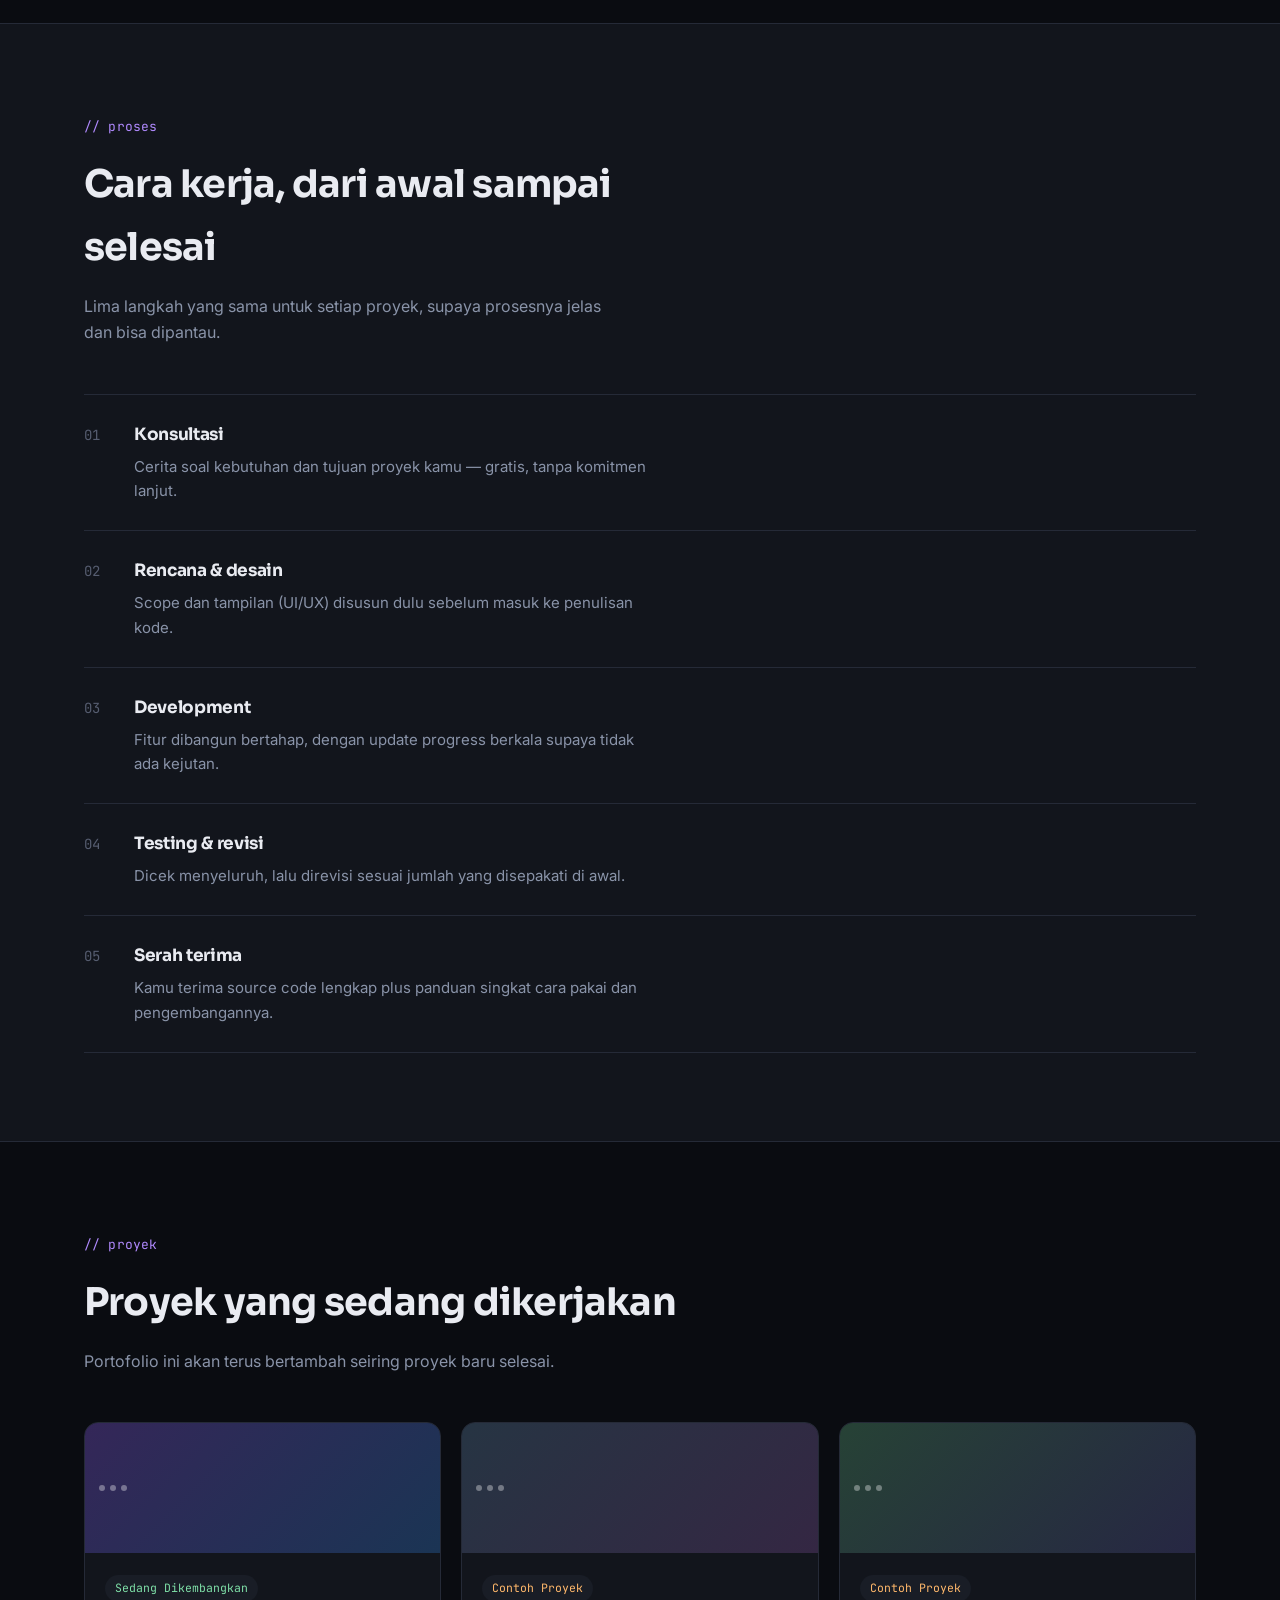
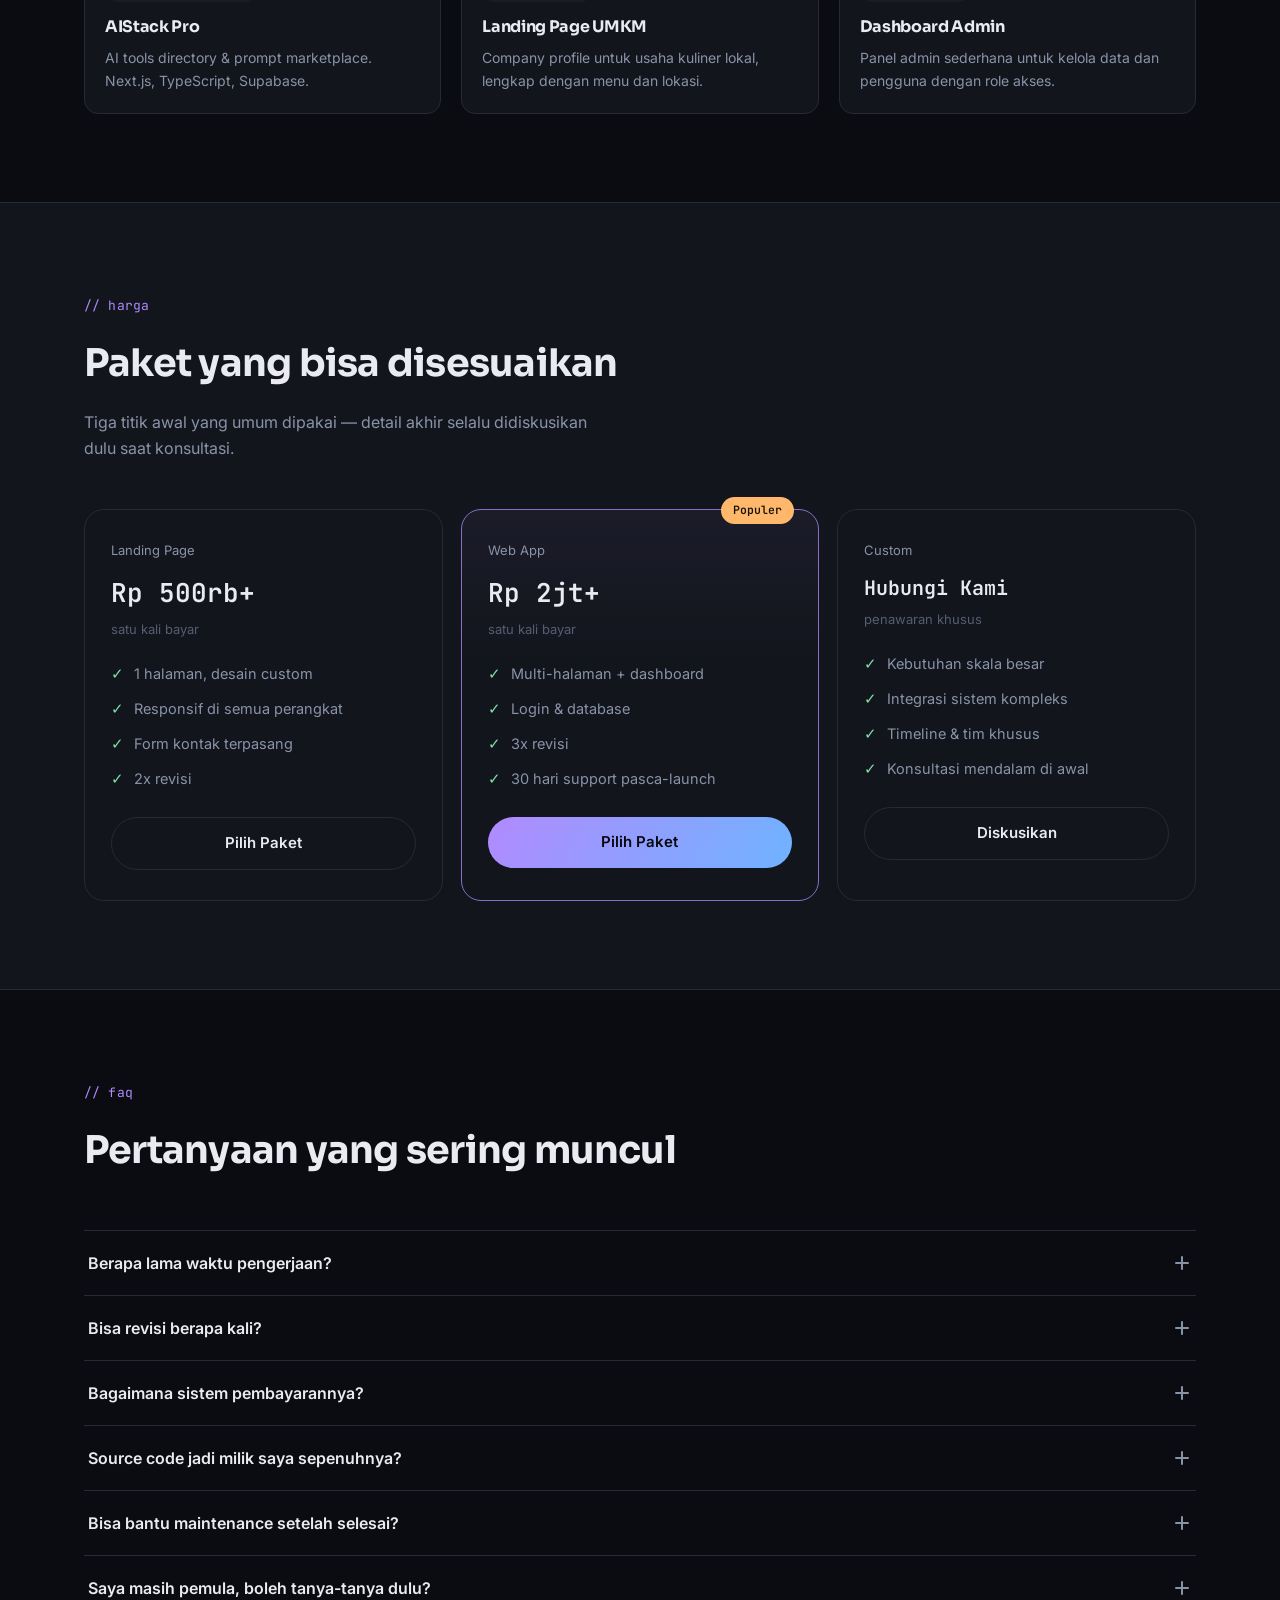
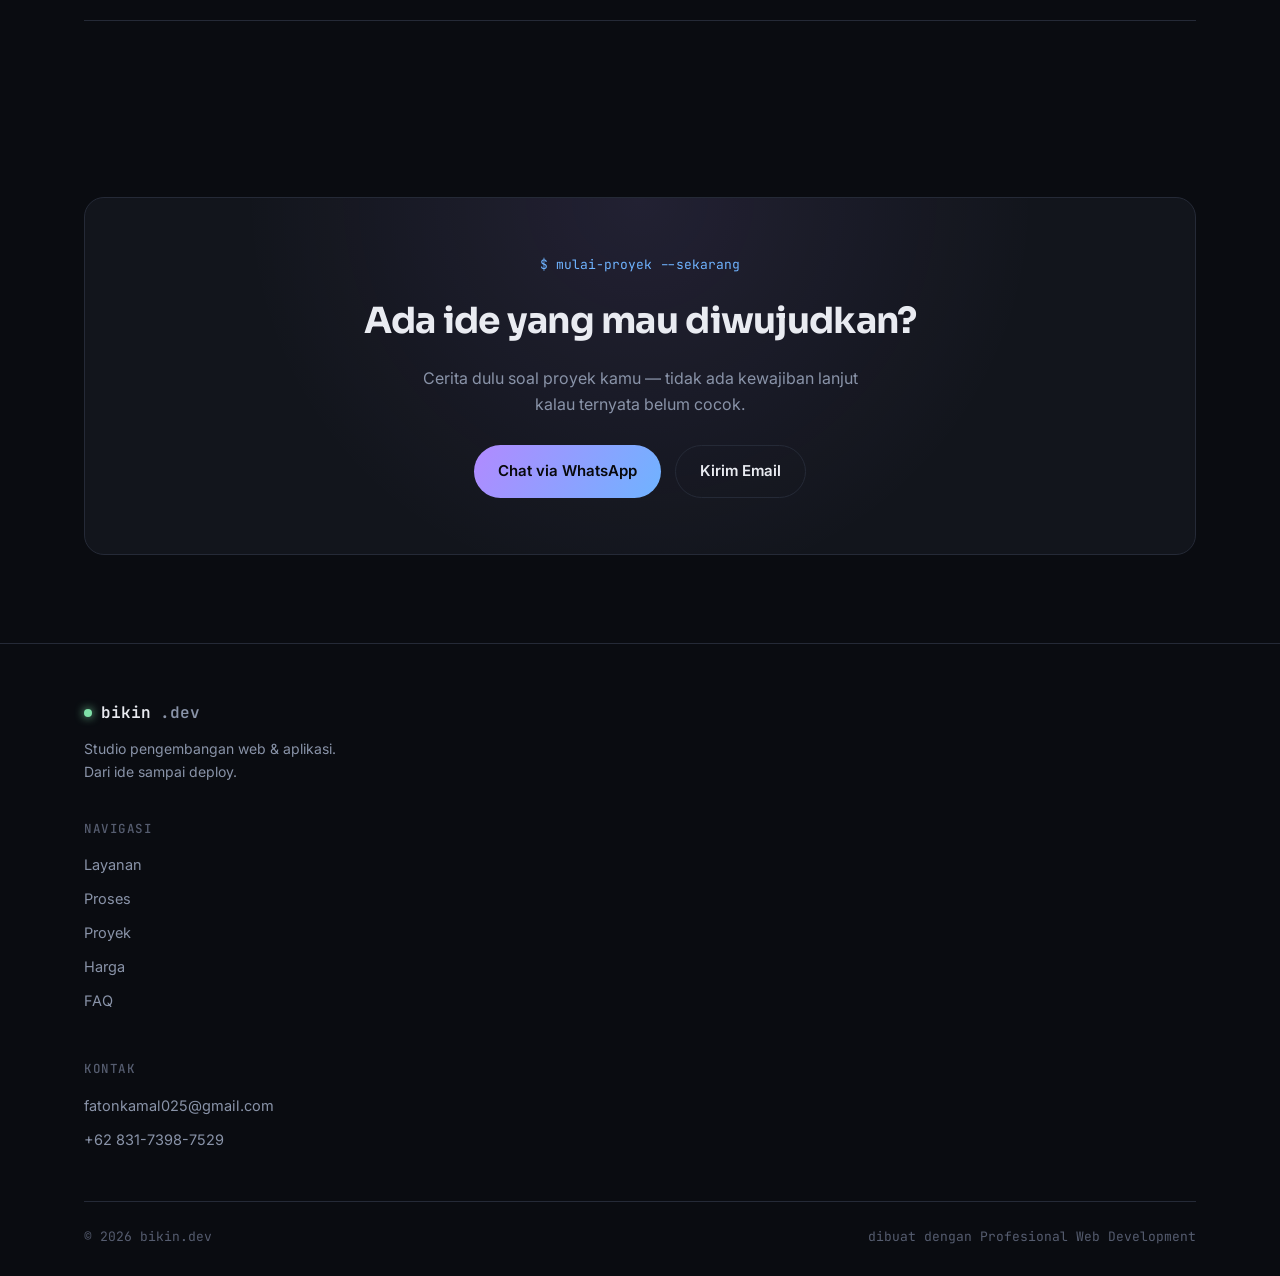
<file: indek.html>
<!DOCTYPE html>
<html lang="id">
<head>
<meta charset="UTF-8" />
<meta name="viewport" content="width=device-width, initial-scale=1.0" />
<title>bikin.dev — Studio Pengembangan Web & Aplikasi</title>
<link rel="preconnect" href="https://fonts.googleapis.com" />
<link rel="preconnect" href="https://fonts.gstatic.com" crossorigin />
<link href="https://fonts.googleapis.com/css2?family=JetBrains+Mono:wght@400;500;600;700&family=Sora:wght@500;600;700;800&family=Inter:wght@400;500;600&display=swap" rel="stylesheet" />
<style>
  :root{
    --bg:#0a0c11;
    --surface:#12151c;
    --surface-2:#191d26;
    --border:#252a37;
    --ink:#e9ebf1;
    --ink-dim:#8993a8;
    --ink-faint:#565d70;
    --violet:#b18aff;
    --violet-dim:#8a6dc9;
    --blue:#6fb3ff;
    --green:#7fe0a8;
    --amber:#ffb86b;
    --grad:linear-gradient(120deg,var(--violet),var(--blue));
    --r-lg:20px;
    --r-md:14px;
    --r-sm:8px;
    --shadow:0 24px 60px -24px rgba(0,0,0,0.6);
  }
  *{margin:0;padding:0;box-sizing:border-box;}
  html{scroll-behavior:smooth;}
  @media (prefers-reduced-motion: reduce){
    html{scroll-behavior:auto;}
    *{animation-duration:0.001ms !important; animation-iteration-count:1 !important; transition-duration:0.001ms !important;}
  }
  body{
    background:var(--bg);
    color:var(--ink);
    font-family:'Inter',sans-serif;
    line-height:1.65;
    -webkit-font-smoothing:antialiased;
    overflow-x:hidden;
  }
  h1,h2,h3,h4{font-family:'Sora',sans-serif; letter-spacing:-0.02em; font-weight:700; color:var(--ink);}
  .mono{font-family:'JetBrains Mono',monospace;}
  a{color:inherit; text-decoration:none;}
  ul{list-style:none;}
  button{font-family:inherit; cursor:pointer; border:none; background:none; color:inherit;}
  img{max-width:100%; display:block;}
  ::selection{background:var(--violet); color:#0a0c11;}
  :focus-visible{outline:2px solid var(--blue); outline-offset:3px; border-radius:4px;}

  .container{max-width:1160px; margin:0 auto; padding:0 24px;}
  .section{padding:88px 0;}
  .eyebrow{
    font-family:'JetBrains Mono',monospace;
    font-size:13px;
    color:var(--violet);
    display:inline-block;
    margin-bottom:16px;
    letter-spacing:0.01em;
  }
  .section-head{max-width:640px; margin-bottom:48px;}
  .section-head h2{font-size:clamp(28px,4vw,38px); margin-bottom:14px;}
  .section-head p{color:var(--ink-dim); font-size:16px; max-width:520px;}

  .btn{
    display:inline-flex; align-items:center; justify-content:center; gap:8px;
    padding:13px 24px; border-radius:999px; font-weight:600; font-size:15px;
    transition:transform 0.18s ease, box-shadow 0.18s ease, background 0.18s ease, border-color .18s ease;
    white-space:nowrap;
  }
  .btn-primary{ background:var(--grad); color:#08090c; }
  .btn-primary:hover{ transform:translateY(-2px); box-shadow:0 12px 30px -8px rgba(177,138,255,0.45); }
  .btn-ghost{ background:transparent; border:1px solid var(--border); color:var(--ink); }
  .btn-ghost:hover{ border-color:var(--ink-dim); background:var(--surface); }
  .btn-sm{ padding:9px 18px; font-size:14px; }

  /* NAV */
  .nav{
    position:fixed; top:0; left:0; right:0; z-index:100;
    border-bottom:1px solid transparent;
    transition:background .25s ease, border-color .25s ease, backdrop-filter .25s ease;
  }
  .nav.scrolled{
    background:rgba(10,12,17,0.82);
    backdrop-filter:blur(12px);
    border-bottom:1px solid var(--border);
  }
  .nav-inner{ display:flex; align-items:center; justify-content:space-between; padding:18px 24px; }
  .logo{ font-family:'JetBrains Mono',monospace; font-weight:600; font-size:16px; display:flex; align-items:center; gap:9px; }
  .logo-dot{ width:8px; height:8px; border-radius:50%; background:var(--green); box-shadow:0 0 10px var(--green); }
  .nav-links{ display:flex; gap:32px; }
  .nav-links a{ font-size:14.5px; color:var(--ink-dim); transition:color .15s ease; }
  .nav-links a:hover{ color:var(--ink); }
  .nav-right{ display:flex; align-items:center; gap:14px; }
  .nav-toggle{ display:none; flex-direction:column; gap:5px; padding:6px; }
  .nav-toggle span{ width:20px; height:2px; background:var(--ink); border-radius:2px; transition:transform .2s ease, opacity .2s ease; }
  .nav-toggle.active span:nth-child(1){ transform:translateY(7px) rotate(45deg); }
  .nav-toggle.active span:nth-child(2){ opacity:0; }
  .nav-toggle.active span:nth-child(3){ transform:translateY(-7px) rotate(-45deg); }
  .nav-mobile{
    display:none; position:fixed; top:0; right:0; bottom:0; width:min(78vw,320px);
    background:var(--surface); border-left:1px solid var(--border);
    padding:90px 28px 28px; transform:translateX(100%); transition:transform .3s ease;
    z-index:99; flex-direction:column; gap:22px;
  }
  .nav-mobile.open{ transform:translateX(0); }
  .nav-mobile a{ font-size:17px; color:var(--ink); }
  .nav-scrim{ display:none; position:fixed; inset:0; background:rgba(0,0,0,0.5); z-index:98; opacity:0; pointer-events:none; transition:opacity .3s ease; }
  .nav-scrim.open{ opacity:1; pointer-events:auto; }

  /* HERO */
  .hero{ padding:150px 0 90px; position:relative; }
  .hero-glow{ position:absolute; top:-120px; right:-160px; width:520px; height:520px; border-radius:50%;
    background:radial-gradient(circle,rgba(177,138,255,0.16),transparent 65%); filter:blur(10px); pointer-events:none; z-index:0; }
  .hero-grid{ display:grid; grid-template-columns:1fr; gap:56px; align-items:center; position:relative; z-index:1; }
  .hero-title{ font-size:clamp(32px,5.4vw,52px); line-height:1.12; margin-bottom:20px; }
  .hero-title .grad-text{ background:var(--grad); -webkit-background-clip:text; background-clip:text; color:transparent; }
  .hero-sub{ color:var(--ink-dim); font-size:17px; max-width:480px; margin-bottom:32px; }
  .hero-actions{ display:flex; flex-wrap:wrap; gap:14px; margin-bottom:36px; }
  .hero-stack{ font-size:13px; color:var(--ink-faint); }
  .hero-stack .mono{ color:var(--ink-dim); }

  /* TERMINAL (signature element) */
  .terminal{
    background:var(--surface); border:1px solid var(--border); border-radius:var(--r-lg);
    box-shadow:var(--shadow); overflow:hidden;
  }
  .terminal-bar{ display:flex; align-items:center; gap:8px; padding:13px 16px; border-bottom:1px solid var(--border); background:var(--surface-2); }
  .terminal-dot{ width:10px; height:10px; border-radius:50%; }
  .terminal-dot.red{ background:#ff6b6b; } .terminal-dot.amber{ background:#ffc66b; } .terminal-dot.green{ background:#6bde8f; }
  .terminal-file{ margin-left:8px; font-family:'JetBrains Mono',monospace; font-size:12.5px; color:var(--ink-faint); }
  .terminal-body{ padding:26px 22px; font-family:'JetBrains Mono',monospace; font-size:14px; min-height:230px; }
  .terminal-body .line{ margin-bottom:11px; color:var(--ink-dim); opacity:0; }
  .terminal-body .line.shown{ opacity:1; }
  .terminal-body .prompt{ color:var(--blue); }
  .terminal-body .arrow{ color:var(--violet); }
  .terminal-body .check{ color:var(--green); }
  .cursor{ display:inline-block; width:8px; height:15px; background:var(--ink-dim); vertical-align:middle; animation:blink 1s step-end infinite; }
  @keyframes blink{ 50%{ opacity:0; } }

  /* VALUE STRIP */
  .values{ border-top:1px solid var(--border); border-bottom:1px solid var(--border); }
  .values-grid{ display:grid; grid-template-columns:1fr; gap:0; }
  .value-row{ display:flex; gap:14px; padding:20px 0; border-bottom:1px solid var(--border); }
  .value-row:last-child{ border-bottom:none; }
  .value-row .mono{ color:var(--green); font-size:14px; flex-shrink:0; padding-top:2px; }
  .value-row p{ color:var(--ink); font-size:15.5px; }
  .value-row p b{ color:var(--ink); }

  /* SERVICES */
  .services-grid{ display:grid; grid-template-columns:1fr; gap:16px; }
  .s-card{ background:var(--surface); border:1px solid var(--border); border-radius:var(--r-md); padding:26px; transition:transform .2s ease, border-color .2s ease; }
  .s-card:hover{ transform:translateY(-3px); border-color:var(--violet-dim); }
  .s-icon{ width:38px; height:38px; border-radius:10px; background:var(--surface-2); display:flex; align-items:center; justify-content:center; margin-bottom:16px; color:var(--violet); }
  .s-card h3{ font-size:17px; margin-bottom:8px; }
  .s-card p{ color:var(--ink-dim); font-size:14.5px; }

  /* PROCESS */
  .process-list{ display:flex; flex-direction:column; }
  .p-item{ display:flex; gap:22px; padding:26px 0; border-top:1px solid var(--border); }
  .p-item:last-child{ border-bottom:1px solid var(--border); }
  .p-num{ font-family:'JetBrains Mono',monospace; color:var(--ink-faint); font-size:14px; padding-top:3px; min-width:28px; }
  .p-item h3{ font-size:17px; margin-bottom:6px; }
  .p-item p{ color:var(--ink-dim); font-size:15px; max-width:520px; }

  /* PORTFOLIO */
  .pf-grid{ display:grid; grid-template-columns:1fr; gap:20px; }
  .pf-card{ border:1px solid var(--border); border-radius:var(--r-md); overflow:hidden; background:var(--surface); transition:transform .2s ease, border-color .2s ease; }
  .pf-card:hover{ transform:translateY(-3px); border-color:var(--violet-dim); }
  .pf-thumb{ height:130px; position:relative; display:flex; align-items:center; }
  .pf-thumb::before{ content:""; position:absolute; inset:0; opacity:0.85; }
  .pf-thumb.t1::before{ background:linear-gradient(135deg,#3a2a63,#1c3a5e); }
  .pf-thumb.t2::before{ background:linear-gradient(135deg,#2a3a4a,#3a2a4a); }
  .pf-thumb.t3::before{ background:linear-gradient(135deg,#2a4a3a,#2a2a4a); }
  .pf-chrome{ position:relative; z-index:1; display:flex; gap:5px; padding:10px 14px; }
  .pf-chrome span{ width:6px; height:6px; border-radius:50%; background:rgba(255,255,255,0.35); }
  .pf-body{ padding:20px; }
  .pf-tag{ display:inline-block; font-family:'JetBrains Mono',monospace; font-size:11.5px; padding:4px 10px; border-radius:999px; background:var(--surface-2); color:var(--green); margin-bottom:12px; }
  .pf-body h3{ font-size:16px; margin-bottom:6px; }
  .pf-body p{ color:var(--ink-dim); font-size:14px; }

  /* PRICING */
  .price-grid{ display:grid; grid-template-columns:1fr; gap:18px; }
  .price-card{ border:1px solid var(--border); border-radius:var(--r-lg); padding:30px 26px; background:var(--surface); position:relative; }
  .price-card.featured{ border-color:var(--violet-dim); background:linear-gradient(180deg,rgba(177,138,255,0.06),transparent 40%),var(--surface); }
  .price-badge{ position:absolute; top:-13px; right:24px; background:var(--amber); color:#1a1206; font-family:'JetBrains Mono',monospace; font-size:11.5px; font-weight:600; padding:4px 12px; border-radius:999px; }
  .price-tier{ font-size:13px; color:var(--ink-dim); margin-bottom:10px; }
  .price-amount{ font-family:'JetBrains Mono',monospace; font-size:26px; font-weight:600; margin-bottom:4px; }
  .price-note{ font-size:13px; color:var(--ink-faint); margin-bottom:22px; }
  .price-list{ display:flex; flex-direction:column; gap:11px; margin-bottom:26px; }
  .price-list li{ display:flex; gap:10px; font-size:14.5px; color:var(--ink-dim); }
  .price-list li .mono{ color:var(--green); }
  .price-card .btn{ width:100%; }

  /* FAQ */
  .faq-list{ border-top:1px solid var(--border); }
  .faq-item{ border-bottom:1px solid var(--border); }
  .faq-q{ width:100%; display:flex; justify-content:space-between; align-items:center; gap:20px; padding:22px 4px; text-align:left; font-size:16px; font-weight:600; }
  .faq-icon{ flex-shrink:0; width:20px; height:20px; position:relative; }
  .faq-icon::before, .faq-icon::after{ content:""; position:absolute; background:var(--ink-dim); border-radius:2px; transition:transform .25s ease, opacity .25s ease; }
  .faq-icon::before{ width:14px; height:2px; top:9px; left:3px; }
  .faq-icon::after{ width:2px; height:14px; top:3px; left:9px; }
  .faq-item.open .faq-icon::after{ transform:rotate(90deg); opacity:0; }
  .faq-a{ max-height:0; overflow:hidden; transition:max-height .3s ease; }
  .faq-a p{ padding:0 4px 22px; color:var(--ink-dim); font-size:15px; max-width:560px; }
  .faq-item.open .faq-a{ max-height:200px; }

  /* CTA */
  .cta-box{ border:1px solid var(--border); border-radius:var(--r-lg); padding:56px 40px; text-align:center; position:relative; overflow:hidden;
    background:radial-gradient(circle at 50% 0%, rgba(177,138,255,0.1), transparent 60%), var(--surface); }
  .cta-box .mono{ color:var(--blue); font-size:13px; display:block; margin-bottom:16px; }
  .cta-box h2{ font-size:clamp(26px,4vw,36px); margin-bottom:14px; }
  .cta-box p{ color:var(--ink-dim); max-width:440px; margin:0 auto 28px; }
  .cta-actions{ display:flex; flex-wrap:wrap; justify-content:center; gap:14px; }

  /* FOOTER */
  footer{ border-top:1px solid var(--border); padding:56px 0 28px; }
  .foot-grid{ display:grid; grid-template-columns:1fr; gap:36px; margin-bottom:40px; }
  .foot-brand p{ color:var(--ink-dim); font-size:14px; margin-top:10px; max-width:280px; }
  .foot-col h4{ font-family:'JetBrains Mono',monospace; font-size:12.5px; color:var(--ink-faint); font-weight:500; margin-bottom:14px; text-transform:uppercase; letter-spacing:0.04em; }
  .foot-col a, .foot-col span{ display:block; color:var(--ink-dim); font-size:14.5px; margin-bottom:10px; }
  .foot-col a:hover{ color:var(--ink); }
  .foot-bottom{ border-top:1px solid var(--border); padding-top:24px; display:flex; flex-wrap:wrap; justify-content:space-between; gap:10px; font-size:13px; color:var(--ink-faint); font-family:'JetBrains Mono',monospace; }

  /* REVEAL */
  .reveal{ opacity:0; transform:translateY(16px); transition:opacity .5s ease, transform .5s ease; }
  .reveal.visible{ opacity:1; transform:translateY(0); }

  @media (min-width:640px){
    .values-grid{ grid-template-columns:repeat(3,1fr); }
    .value-row{ flex-direction:column; border-bottom:none; border-right:1px solid var(--border); padding:4px 24px; }
    .value-row:first-child{ padding-left:0; }
    .value-row:last-child{ border-right:none; }
    .services-grid{ grid-template-columns:repeat(2,1fr); }
    .pf-grid{ grid-template-columns:repeat(2,1fr); }
  }
  @media (min-width:860px){
    .nav-links{ display:flex; }
    .nav-toggle{ display:none; }
    .hero-grid{ grid-template-columns:1.05fr 0.95fr; gap:60px; }
    .price-grid{ grid-template-columns:repeat(3,1fr); }
    .pf-grid{ grid-template-columns:repeat(3,1fr); }
  }
  @media (max-width:859px){
    .nav-links{ display:none; }
    .nav-toggle{ display:flex; }
    .nav-mobile{ display:flex; }
    .nav-scrim{ display:block; }
  }
</style>
</head>
<body>

<nav class="nav" id="nav">
  <div class="container nav-inner">
    <a href="#" class="logo"><span class="logo-dot"></span>bikin<span style="color:var(--ink-dim)">.dev</span></a>
    <ul class="nav-links">
      <li><a href="#layanan">Layanan</a></li>
      <li><a href="#proses">Proses</a></li>
      <li><a href="#proyek">Proyek</a></li>
      <li><a href="#harga">Harga</a></li>
      <li><a href="#faq">FAQ</a></li>
    </ul>
    <div class="nav-right">
      <a href="#kontak" class="btn btn-primary btn-sm">Mulai Proyek</a>
      <button class="nav-toggle" id="navToggle" aria-label="Buka menu">
        <span></span><span></span><span></span>
      </button>
    </div>
  </div>
</nav>

<div class="nav-scrim" id="navScrim"></div>
<div class="nav-mobile" id="navMobile">
  <a href="#layanan">Layanan</a>
  <a href="#proses">Proses</a>
  <a href="#proyek">Proyek</a>
  <a href="#harga">Harga</a>
  <a href="#faq">FAQ</a>
  <a href="#kontak" class="btn btn-primary" style="margin-top:8px;">Mulai Proyek</a>
</div>

<header class="hero">
  <div class="hero-glow"></div>
  <div class="container hero-grid">
    <div>
      <span class="eyebrow">// studio pengembangan web & aplikasi</span>
      <h1 class="hero-title">Dari ide ke produk digital yang <span class="grad-text">siap dipakai</span>.</h1>
      <p class="hero-sub">Kami bantu bangun website dan aplikasi — dari landing page sampai dashboard full-stack — dengan kode yang rapi dan proses yang jelas dari awal sampai selesai.</p>
      <div class="hero-actions">
        <a href="#kontak" class="btn btn-primary">Mulai Konsultasi Gratis</a>
        <a href="#layanan" class="btn btn-ghost">Lihat Layanan</a>
      </div>
      <p class="hero-stack">Dibangun dengan <span class="mono">Next.js · React · TypeScript · Tailwind · Supabase</span></p>
    </div>
    <div class="terminal">
      <div class="terminal-bar">
        <span class="terminal-dot red"></span><span class="terminal-dot amber"></span><span class="terminal-dot green"></span>
        <span class="terminal-file">init.sh</span>
      </div>
      <div class="terminal-body" id="terminalBody"></div>
    </div>
  </div>
</header>

<section class="values">
  <div class="container values-grid">
    <div class="value-row"><span class="mono">01</span><p><b>Kode rapi.</b> Terstruktur dan didokumentasikan, bukan asal jalan lalu ditinggal.</p></div>
    <div class="value-row"><span class="mono">02</span><p><b>Desain custom.</b> Dirancang sesuai kebutuhan, bukan template yang itu-itu saja.</p></div>
    <div class="value-row"><span class="mono">03</span><p><b>Komunikasi jujur.</b> Progress dan kendala dilaporkan apa adanya, tanpa istilah teknis membingungkan.</p></div>
  </div>
</section>

<section class="section" id="layanan">
  <div class="container">
    <div class="section-head reveal">
      <span class="eyebrow">// layanan</span>
      <h2>Yang bisa kami kerjakan</h2>
      <p>Empat area utama, dari yang paling sering dibutuhkan sampai yang paling teknis.</p>
    </div>
    <div class="services-grid">
      <div class="s-card reveal">
        <div class="s-icon"><svg width="18" height="18" viewBox="0 0 24 24" fill="none" stroke="currentColor" stroke-width="1.8"><circle cx="12" cy="12" r="9"/><path d="M3 12h18M12 3c2.5 2.5 3.8 5.6 3.8 9s-1.3 6.5-3.8 9c-2.5-2.5-3.8-5.6-3.8-9s1.3-6.5 3.8-9z"/></svg></div>
        <h3>Website & Landing Page</h3>
        <p>Company profile, landing page produk, atau portofolio pribadi — enak dilihat di HP maupun desktop.</p>
      </div>
      <div class="s-card reveal">
        <div class="s-icon"><svg width="18" height="18" viewBox="0 0 24 24" fill="none" stroke="currentColor" stroke-width="1.8"><rect x="3" y="4" width="18" height="14" rx="2"/><path d="M8 21h8M12 18v3"/></svg></div>
        <h3>Web App & Dashboard</h3>
        <p>Aplikasi dengan login, database, dan fitur custom sesuai alur kerja — bukan sekadar tampilan statis.</p>
      </div>
      <div class="s-card reveal">
        <div class="s-icon"><svg width="18" height="18" viewBox="0 0 24 24" fill="none" stroke="currentColor" stroke-width="1.8"><path d="M6 9l-4 3 4 3M18 9l4 3-4 3M14 5l-4 14"/></svg></div>
        <h3>Integrasi API & Backend</h3>
        <p>Sambungkan website ke payment gateway, database, atau layanan pihak ketiga lain dengan aman.</p>
      </div>
      <div class="s-card reveal">
        <div class="s-icon"><svg width="18" height="18" viewBox="0 0 24 24" fill="none" stroke="currentColor" stroke-width="1.8"><path d="M12 3l9 4.5-9 4.5-9-4.5L12 3z"/><path d="M3 12l9 4.5 9-4.5M3 16.5l9 4.5 9-4.5"/></svg></div>
        <h3>Code Review & Mentoring</h3>
        <p>Sudah punya kode sendiri? Kami bantu review dan jelaskan kenapa — biar kamu makin paham, bukan cuma dapat hasil jadi.</p>
      </div>
    </div>
  </div>
</section>

<section class="section" id="proses" style="background:var(--surface);border-top:1px solid var(--border);border-bottom:1px solid var(--border);">
  <div class="container">
    <div class="section-head reveal">
      <span class="eyebrow">// proses</span>
      <h2>Cara kerja, dari awal sampai selesai</h2>
      <p>Lima langkah yang sama untuk setiap proyek, supaya prosesnya jelas dan bisa dipantau.</p>
    </div>
    <div class="process-list reveal">
      <div class="p-item"><span class="p-num">01</span><div><h3>Konsultasi</h3><p>Cerita soal kebutuhan dan tujuan proyek kamu — gratis, tanpa komitmen lanjut.</p></div></div>
      <div class="p-item"><span class="p-num">02</span><div><h3>Rencana & desain</h3><p>Scope dan tampilan (UI/UX) disusun dulu sebelum masuk ke penulisan kode.</p></div></div>
      <div class="p-item"><span class="p-num">03</span><div><h3>Development</h3><p>Fitur dibangun bertahap, dengan update progress berkala supaya tidak ada kejutan.</p></div></div>
      <div class="p-item"><span class="p-num">04</span><div><h3>Testing & revisi</h3><p>Dicek menyeluruh, lalu direvisi sesuai jumlah yang disepakati di awal.</p></div></div>
      <div class="p-item"><span class="p-num">05</span><div><h3>Serah terima</h3><p>Kamu terima source code lengkap plus panduan singkat cara pakai dan pengembangannya.</p></div></div>
    </div>
  </div>
</section>

<section class="section" id="proyek">
  <div class="container">
    <div class="section-head reveal">
      <span class="eyebrow">// proyek</span>
      <h2>Proyek yang sedang dikerjakan</h2>
      <p>Portofolio ini akan terus bertambah seiring proyek baru selesai.</p>
    </div>
    <div class="pf-grid">
      <div class="pf-card reveal">
        <div class="pf-thumb t1"><div class="pf-chrome"><span></span><span></span><span></span></div></div>
        <div class="pf-body">
          <span class="pf-tag">Sedang Dikembangkan</span>
          <h3>AIStack Pro</h3>
          <p>AI tools directory & prompt marketplace. Next.js, TypeScript, Supabase.</p>
        </div>
      </div>
      <div class="pf-card reveal">
        <div class="pf-thumb t2"><div class="pf-chrome"><span></span><span></span><span></span></div></div>
        <div class="pf-body">
          <span class="pf-tag" style="color:var(--amber)">Contoh Proyek</span>
          <h3>Landing Page UMKM</h3>
          <p>Company profile untuk usaha kuliner lokal, lengkap dengan menu dan lokasi.</p>
        </div>
      </div>
      <div class="pf-card reveal">
        <div class="pf-thumb t3"><div class="pf-chrome"><span></span><span></span><span></span></div></div>
        <div class="pf-body">
          <span class="pf-tag" style="color:var(--amber)">Contoh Proyek</span>
          <h3>Dashboard Admin</h3>
          <p>Panel admin sederhana untuk kelola data dan pengguna dengan role akses.</p>
        </div>
      </div>
    </div>
  </div>
</section>

<section class="section" id="harga" style="background:var(--surface);border-top:1px solid var(--border);border-bottom:1px solid var(--border);">
  <div class="container">
    <div class="section-head reveal">
      <span class="eyebrow">// harga</span>
      <h2>Paket yang bisa disesuaikan</h2>
      <p>Tiga titik awal yang umum dipakai — detail akhir selalu didiskusikan dulu saat konsultasi.</p>
    </div>
    <div class="price-grid">
      <div class="price-card reveal">
        <div class="price-tier">Landing Page</div>
        <div class="price-amount">Rp 500rb+</div>
        <div class="price-note">satu kali bayar</div>
        <ul class="price-list">
          <li><span class="mono">✓</span>1 halaman, desain custom</li>
          <li><span class="mono">✓</span>Responsif di semua perangkat</li>
          <li><span class="mono">✓</span>Form kontak terpasang</li>
          <li><span class="mono">✓</span>2x revisi</li>
        </ul>
        <a href="#kontak" class="btn btn-ghost">Pilih Paket</a>
      </div>
      <div class="price-card featured reveal">
        <span class="price-badge">Populer</span>
        <div class="price-tier">Web App</div>
        <div class="price-amount">Rp 2jt+</div>
        <div class="price-note">satu kali bayar</div>
        <ul class="price-list">
          <li><span class="mono">✓</span>Multi-halaman + dashboard</li>
          <li><span class="mono">✓</span>Login & database</li>
          <li><span class="mono">✓</span>3x revisi</li>
          <li><span class="mono">✓</span>30 hari support pasca-launch</li>
        </ul>
        <a href="#kontak" class="btn btn-primary">Pilih Paket</a>
      </div>
      <div class="price-card reveal">
        <div class="price-tier">Custom</div>
        <div class="price-amount" style="font-size:20px;">Hubungi Kami</div>
        <div class="price-note">penawaran khusus</div>
        <ul class="price-list">
          <li><span class="mono">✓</span>Kebutuhan skala besar</li>
          <li><span class="mono">✓</span>Integrasi sistem kompleks</li>
          <li><span class="mono">✓</span>Timeline & tim khusus</li>
          <li><span class="mono">✓</span>Konsultasi mendalam di awal</li>
        </ul>
        <a href="#kontak" class="btn btn-ghost">Diskusikan</a>
      </div>
    </div>
  </div>
</section>

<section class="section" id="faq">
  <div class="container">
    <div class="section-head reveal">
      <span class="eyebrow">// faq</span>
      <h2>Pertanyaan yang sering muncul</h2>
    </div>
    <div class="faq-list reveal">
      <div class="faq-item">
        <button class="faq-q"><span>Berapa lama waktu pengerjaan?</span><span class="faq-icon"></span></button>
        <div class="faq-a"><p>Tergantung skop. Landing page biasanya 3–7 hari, web app 2–4 minggu. Estimasi pasti diberikan setelah konsultasi.</p></div>
      </div>
      <div class="faq-item">
        <button class="faq-q"><span>Bisa revisi berapa kali?</span><span class="faq-icon"></span></button>
        <div class="faq-a"><p>Sesuai paket yang dipilih. Jumlah revisi disepakati di awal supaya jelas dan tidak molor.</p></div>
      </div>
      <div class="faq-item">
        <button class="faq-q"><span>Bagaimana sistem pembayarannya?</span><span class="faq-icon"></span></button>
        <div class="faq-a"><p>Umumnya DP di awal, sisanya saat serah terima. Bisa didiskusikan lagi sesuai skala proyek.</p></div>
      </div>
      <div class="faq-item">
        <button class="faq-q"><span>Source code jadi milik saya sepenuhnya?</span><span class="faq-icon"></span></button>
        <div class="faq-a"><p>Iya. Setelah proyek selesai dan lunas, seluruh source code diserahkan termasuk hak untuk dikembangkan sendiri.</p></div>
      </div>
      <div class="faq-item">
        <button class="faq-q"><span>Bisa bantu maintenance setelah selesai?</span><span class="faq-icon"></span></button>
        <div class="faq-a"><p>Bisa, tersedia sebagai layanan terpisah kalau kamu butuh update atau perbaikan di kemudian hari.</p></div>
      </div>
      <div class="faq-item">
        <button class="faq-q"><span>Saya masih pemula, boleh tanya-tanya dulu?</span><span class="faq-icon"></span></button>
        <div class="faq-a"><p>Boleh banget. Konsultasi awal selalu gratis dan tanpa kewajiban lanjut.</p></div>
      </div>
    </div>
  </div>
</section>

<section class="section" id="kontak">
  <div class="container">
    <div class="cta-box reveal">
      <span class="mono">$ mulai-proyek --sekarang</span>
      <h2>Ada ide yang mau diwujudkan?</h2>
      <p>Cerita dulu soal proyek kamu — tidak ada kewajiban lanjut kalau ternyata belum cocok.</p>
      <div class="cta-actions">
        <!-- GANTI href WhatsApp & email di bawah dengan kontak asli -->
        <a href="https://wa.me/62 831-7398-7529" class="btn btn-primary">Chat via WhatsApp</a>
        <a href="mailto:fatonkamal025@gmail.com" class="btn btn-ghost">Kirim Email</a>
      </div>
    </div>
  </div>
</section>

<footer>
  <div class="container">
    <div class="foot-grid">
      <div class="foot-brand">
        <a href="#" class="logo"><span class="logo-dot"></span>bikin<span style="color:var(--ink-dim)">.dev</span></a>
        <p>Studio pengembangan web & aplikasi. Dari ide sampai deploy.</p>
      </div>
      <div class="foot-col">
        <h4>Navigasi</h4>
        <a href="#layanan">Layanan</a>
        <a href="#proses">Proses</a>
        <a href="#proyek">Proyek</a>
        <a href="#harga">Harga</a>
        <a href="#faq">FAQ</a>
      </div>
      <div class="foot-col">
        <h4>Kontak</h4>
        <span>fatonkamal025@gmail.com</span>
        <span>+62 831-7398-7529</span>
      </div>
    </div>
    <div class="foot-bottom">
      <span>© 2026 bikin.dev</span>
      <span>dibuat dengan Profesional Web Development</span>
    </div>
  </div>
</footer>

<script>
  // Mobile nav
  const navToggle = document.getElementById('navToggle');
  const navMobile = document.getElementById('navMobile');
  const navScrim = document.getElementById('navScrim');
  function closeMobileNav(){
    navMobile.classList.remove('open');
    navScrim.classList.remove('open');
    navToggle.classList.remove('active');
  }
  navToggle.addEventListener('click', () => {
    navMobile.classList.toggle('open');
    navScrim.classList.toggle('open');
    navToggle.classList.toggle('active');
  });
  navScrim.addEventListener('click', closeMobileNav);
  document.querySelectorAll('.nav-mobile a').forEach(a => a.addEventListener('click', closeMobileNav));

  // Sticky nav background
  const nav = document.getElementById('nav');
  window.addEventListener('scroll', () => {
    nav.classList.toggle('scrolled', window.scrollY > 16);
  });

  // FAQ accordion
  document.querySelectorAll('.faq-item').forEach(item => {
    item.querySelector('.faq-q').addEventListener('click', () => {
      const isOpen = item.classList.contains('open');
      document.querySelectorAll('.faq-item').forEach(i => i.classList.remove('open'));
      if(!isOpen) item.classList.add('open');
    });
  });

  // Scroll reveal
  const reduceMotion = window.matchMedia('(prefers-reduced-motion: reduce)').matches;
  const revealEls = document.querySelectorAll('.reveal');
  if(reduceMotion){
    revealEls.forEach(el => el.classList.add('visible'));
  } else {
    const observer = new IntersectionObserver((entries) => {
      entries.forEach(entry => {
        if(entry.isIntersecting){
          entry.target.classList.add('visible');
          observer.unobserve(entry.target);
        }
      });
    }, { threshold: 0.12 });
    revealEls.forEach(el => observer.observe(el));
  }

  // Terminal typing animation (signature element)
  const terminalLines = [
    { html: '<span class="prompt">$</span> bikin-dev init "proyek-kamu"', pause: 500 },
    { html: '', pause: 150 },
    { html: '<span class="arrow">▸</span> menganalisis kebutuhan', pause: 350 },
    { html: '<span class="arrow">▸</span> merancang tampilan', pause: 350 },
    { html: '<span class="arrow">▸</span> menulis kode', pause: 350 },
    { html: '<span class="arrow">▸</span> testing & revisi', pause: 350 },
    { html: '', pause: 150 },
    { html: '<span class="check">✓</span> siap di-deploy', pause: 0 }
  ];
  const terminalBody = document.getElementById('terminalBody');

  function typeLine(el, html, cb){
    el.innerHTML = html + '<span class="cursor"></span>';
    requestAnimationFrame(() => el.classList.add('shown'));
    setTimeout(cb, 260);
  }

  function playTerminal(){
    terminalBody.innerHTML = '';
    let idx = 0;
    function next(){
      if(idx >= terminalLines.length) return;
      const lineData = terminalLines[idx];
      const el = document.createElement('div');
      el.className = 'line';
      terminalBody.appendChild(el);
      typeLine(el, lineData.html, () => {
        el.querySelector('.cursor')?.remove();
        idx++;
        setTimeout(next, lineData.pause);
      });
    }
    next();
  }

  if(reduceMotion){
    terminalLines.forEach(l => {
      const el = document.createElement('div');
      el.className = 'line shown';
      el.innerHTML = l.html;
      terminalBody.appendChild(el);
    });
  } else {
    playTerminal();
  }
</script>

</body>
</html>
</file>
